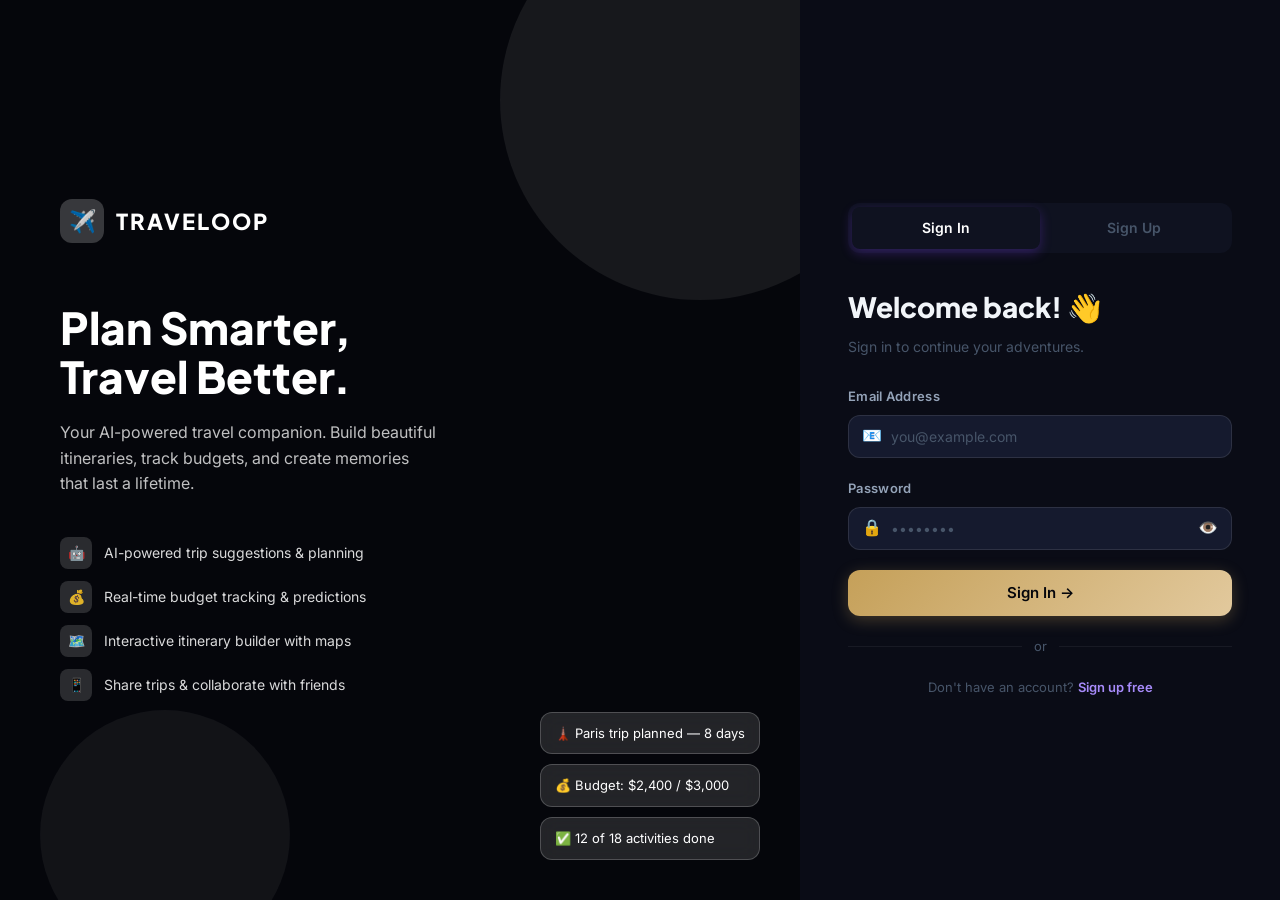
<file: index.html>
<!DOCTYPE html>
<html lang="en">
<head>
  <meta charset="UTF-8">
  <meta name="viewport" content="width=device-width, initial-scale=1.0">
  <title>Login — Traveloop</title>
  <link rel="stylesheet" href="global.css">
  <style>
    body {
      background: var(--bg-deep);
      display: flex;
      min-height: 100vh;
    }

    /* Left panel - hero */
    .auth-hero {
      flex: 1;
      background: var(--grad-brand);
      display: flex;
      flex-direction: column;
      justify-content: center;
      padding: 60px;
      position: relative;
      overflow: hidden;
    }

    .auth-hero::before {
      content: '';
      position: absolute;
      width: 400px; height: 400px;
      background: rgba(255,255,255,0.07);
      border-radius: 50%;
      top: -100px; right: -100px;
    }

    .auth-hero::after {
      content: '';
      position: absolute;
      width: 250px; height: 250px;
      background: rgba(255,255,255,0.05);
      border-radius: 50%;
      bottom: -60px; left: 40px;
    }

    .hero-logo {
      display: flex;
      align-items: center;
      gap: 12px;
      margin-bottom: 60px;
    }

    .hero-logo-icon {
      width: 44px; height: 44px;
      background: rgba(255,255,255,0.2);
      border-radius: var(--radius-md);
      display: flex; align-items: center; justify-content: center;
      font-size: 22px;
    }

    .hero-logo-text {
      font-family: var(--font-display);
      font-size: 22px;
      font-weight: 800;
      letter-spacing: 2px;
      color: white;
    }

    .hero-headline {
      font-family: var(--font-display);
      font-size: 44px;
      font-weight: 800;
      color: white;
      line-height: 1.1;
      margin-bottom: 20px;
    }

    .hero-sub {
      color: rgba(255,255,255,0.75);
      font-size: 16px;
      line-height: 1.6;
      max-width: 380px;
      margin-bottom: 40px;
    }

    .hero-features {
      display: flex;
      flex-direction: column;
      gap: 12px;
    }

    .hero-feat {
      display: flex;
      align-items: center;
      gap: 12px;
      color: rgba(255,255,255,0.85);
      font-size: 14px;
    }

    .hero-feat-icon {
      width: 32px; height: 32px;
      background: rgba(255,255,255,0.15);
      border-radius: 8px;
      display: flex; align-items: center; justify-content: center;
      flex-shrink: 0;
    }

    .floating-cards {
      position: absolute;
      right: 40px; bottom: 40px;
      display: flex;
      flex-direction: column;
      gap: 10px;
      z-index: 1;
    }

    .float-card {
      background: rgba(255,255,255,0.12);
      backdrop-filter: blur(10px);
      border: 1px solid rgba(255,255,255,0.2);
      border-radius: var(--radius-md);
      padding: 10px 14px;
      font-size: 13px;
      color: white;
      display: flex;
      align-items: center;
      gap: 8px;
      animation: floatUp 4s ease-in-out infinite;
    }

    .float-card:nth-child(2) { animation-delay: 1.5s; }
    .float-card:nth-child(3) { animation-delay: 3s; }

    @keyframes floatUp {
      0%, 100% { transform: translateY(0); }
      50%       { transform: translateY(-8px); }
    }

    /* Right panel - form */
    .auth-panel {
      width: 480px;
      display: flex;
      flex-direction: column;
      justify-content: center;
      padding: 60px 48px;
      background: var(--bg-base);
      overflow-y: auto;
    }

    .auth-tabs {
      display: flex;
      background: var(--bg-card);
      border-radius: var(--radius-md);
      padding: 4px;
      margin-bottom: 32px;
    }

    .auth-tab {
      flex: 1;
      padding: 10px;
      text-align: center;
      font-size: 14px;
      font-weight: 600;
      border-radius: var(--radius-sm);
      cursor: pointer;
      transition: all 0.2s;
      color: var(--text-muted);
    }

    .auth-tab.active {
      background: var(--grad-brand);
      color: white;
      box-shadow: 0 4px 12px rgba(124,58,237,0.3);
    }

    .auth-form { display: none; }
    .auth-form.active { display: block; }

    .auth-title {
      font-family: var(--font-display);
      font-size: 28px;
      font-weight: 800;
      margin-bottom: 6px;
    }

    .auth-sub {
      color: var(--text-muted);
      font-size: 14px;
      margin-bottom: 28px;
    }

    .input-icon-wrap {
      position: relative;
    }

    .input-icon-wrap .icon {
      position: absolute;
      left: 14px; top: 50%;
      transform: translateY(-50%);
      font-size: 16px;
      pointer-events: none;
    }

    .input-icon-wrap input {
      padding-left: 42px;
    }

    .password-toggle {
      position: absolute;
      right: 14px; top: 50%;
      transform: translateY(-50%);
      cursor: pointer;
      color: var(--text-muted);
      font-size: 16px;
      transition: color 0.2s;
    }

    .password-toggle:hover { color: var(--text-primary); }

    .divider-or {
      display: flex;
      align-items: center;
      gap: 12px;
      color: var(--text-muted);
      font-size: 13px;
      margin: 20px 0;
    }

    .divider-or::before, .divider-or::after {
      content: '';
      flex: 1;
      height: 1px;
      background: var(--border-soft);
    }

    @media (max-width: 900px) {
      .auth-hero { display: none; }
      .auth-panel { width: 100%; padding: 40px 24px; }
    }
  </style>
</head>
<body>

  <!-- Hero Panel -->
  <div class="auth-hero">
    <div class="hero-logo">
      <div class="hero-logo-icon">✈️</div>
      <div class="hero-logo-text">TRAVELOOP</div>
    </div>

    <div class="hero-headline">Plan Smarter,<br>Travel Better.</div>
    <p class="hero-sub">
      Your AI-powered travel companion. Build beautiful itineraries, track budgets, and create memories that last a lifetime.
    </p>

    <div class="hero-features">
      <div class="hero-feat">
        <div class="hero-feat-icon">🤖</div>
        <span>AI-powered trip suggestions & planning</span>
      </div>
      <div class="hero-feat">
        <div class="hero-feat-icon">💰</div>
        <span>Real-time budget tracking & predictions</span>
      </div>
      <div class="hero-feat">
        <div class="hero-feat-icon">🗺️</div>
        <span>Interactive itinerary builder with maps</span>
      </div>
      <div class="hero-feat">
        <div class="hero-feat-icon">📱</div>
        <span>Share trips & collaborate with friends</span>
      </div>
    </div>

    <div class="floating-cards">
      <div class="float-card">🗼 Paris trip planned — 8 days</div>
      <div class="float-card">💰 Budget: $2,400 / $3,000</div>
      <div class="float-card">✅ 12 of 18 activities done</div>
    </div>
  </div>

  <!-- Form Panel -->
  <div class="auth-panel">

    <!-- Tabs -->
    <div class="auth-tabs">
      <div class="auth-tab active" id="tab-login" onclick="switchTab('login')">Sign In</div>
      <div class="auth-tab" id="tab-signup" onclick="switchTab('signup')">Sign Up</div>
    </div>

    <!-- LOGIN FORM -->
    <div id="form-login" class="auth-form active">
      <div class="auth-title">Welcome back! 👋</div>
      <p class="auth-sub">Sign in to continue your adventures.</p>

      <form onsubmit="handleLogin(event)">
        <div class="form-group">
          <label class="form-label">Email Address</label>
          <div class="input-icon-wrap">
            <span class="icon">📧</span>
            <input id="login-email" type="email" class="form-input" placeholder="you@example.com" required>
          </div>
        </div>

        <div class="form-group">
          <label class="form-label">Password</label>
          <div class="input-icon-wrap">
            <span class="icon">🔒</span>
            <input id="login-password" type="password" class="form-input" placeholder="••••••••" required>
            <span class="password-toggle" onclick="togglePwd('login-password', this)">👁️</span>
          </div>
        </div>

        <button type="submit" class="btn btn-primary w-full" id="login-btn" style="height:46px;font-size:15px;">
          Sign In →
        </button>
      </form>

      <div class="divider-or">or</div>
      <p style="text-align:center;font-size:13px;color:var(--text-muted);">
        Don't have an account? <a href="#" onclick="switchTab('signup')" style="color:var(--text-accent);font-weight:600;">Sign up free</a>
      </p>
    </div>

    <!-- SIGNUP FORM -->
    <div id="form-signup" class="auth-form">
      <div class="auth-title">Start your journey ✈️</div>
      <p class="auth-sub">Create a free account to begin planning.</p>

      <form onsubmit="handleSignup(event)">
        <div class="form-group">
          <label class="form-label">Full Name</label>
          <div class="input-icon-wrap">
            <span class="icon">👤</span>
            <input id="signup-name" type="text" class="form-input" placeholder="Your name" required>
          </div>
        </div>

        <div class="form-group">
          <label class="form-label">Email Address</label>
          <div class="input-icon-wrap">
            <span class="icon">📧</span>
            <input id="signup-email" type="email" class="form-input" placeholder="you@example.com" required>
          </div>
        </div>

        <div class="form-group">
          <label class="form-label">Password</label>
          <div class="input-icon-wrap">
            <span class="icon">🔒</span>
            <input id="signup-password" type="password" class="form-input" placeholder="Min. 6 characters" required minlength="6">
            <span class="password-toggle" onclick="togglePwd('signup-password', this)">👁️</span>
          </div>
        </div>

        <button type="submit" class="btn btn-primary w-full" id="signup-btn" style="height:46px;font-size:15px;">
          Create Account →
        </button>
      </form>

      <div class="divider-or">or</div>
      <p style="text-align:center;font-size:13px;color:var(--text-muted);">
        Already have an account? <a href="#" onclick="switchTab('login')" style="color:var(--text-accent);font-weight:600;">Sign in</a>
      </p>
    </div>

  </div>

<script src="utils.js"></script>
<script>
  // Check if already logged in
  (async () => {
    const user = await Auth.fetchMe();
    if (user) window.location.href = 'dashboard.html';
  })();

  function switchTab(tab) {
    ['login','signup'].forEach(t => {
      document.getElementById(`tab-${t}`).classList.toggle('active', t === tab);
      document.getElementById(`form-${t}`).classList.toggle('active', t === tab);
    });
  }

  function togglePwd(id, btn) {
    const inp = document.getElementById(id);
    const isText = inp.type === 'text';
    inp.type = isText ? 'password' : 'text';
    btn.textContent = isText ? '👁️' : '🙈';
  }

  async function handleLogin(e) {
    e.preventDefault();
    const btn = document.getElementById('login-btn');
    setLoading(btn, true);

    try {
      await API.post('/api/login', {
        email:    document.getElementById('login-email').value,
        password: document.getElementById('login-password').value
      });
      Toast.success('Welcome back! 🎉');
      setTimeout(() => window.location.href = 'dashboard.html', 800);
    } catch (err) {
      if (err.message.includes('verify')) {
        localStorage.setItem('traveloop_pending_email', document.getElementById('login-email').value);
        Toast.warn('Please verify your email first.');
        setTimeout(() => window.location.href = 'verify.html', 1000);
      } else {
        Toast.error(err.message);
        setLoading(btn, false);
      }
    }
  }

  async function handleSignup(e) {
    e.preventDefault();
    const btn = document.getElementById('signup-btn');
    setLoading(btn, true);

    try {
      await API.post('/api/signup', {
        name:     document.getElementById('signup-name').value,
        email:    document.getElementById('signup-email').value,
        password: document.getElementById('signup-password').value
      });
      localStorage.setItem('traveloop_pending_email', document.getElementById('signup-email').value);
      Toast.success('Account created! Check your email for OTP 📧');
      setTimeout(() => window.location.href = 'verify.html', 1200);
    } catch (err) {
      Toast.error(err.message);
      setLoading(btn, false);
    }
  }
</script>
</body>
</html>
</file>
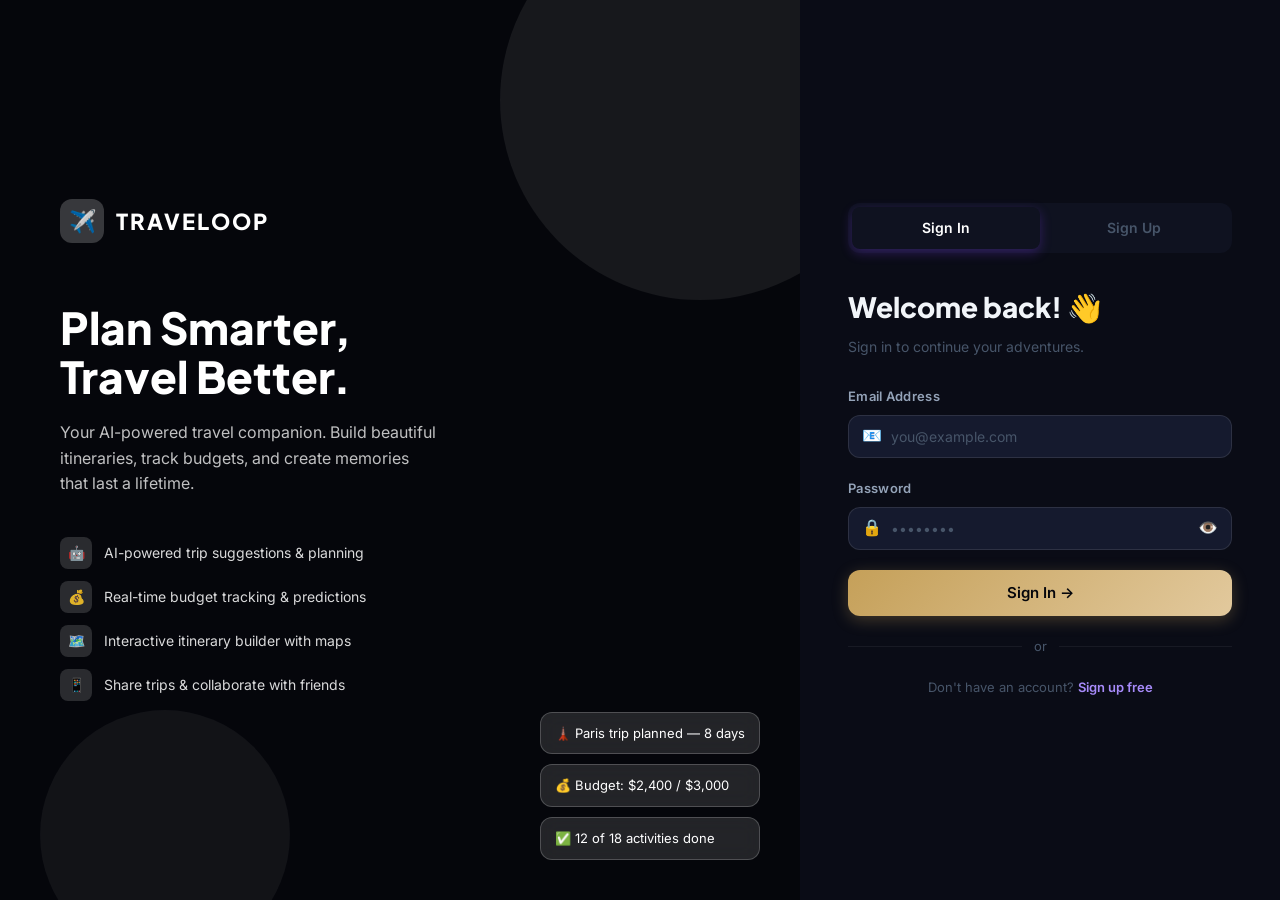
<file: ai_planner.html>
<!DOCTYPE html>
<html lang="en">
<head>
  <meta charset="UTF-8">
  <meta name="viewport" content="width=device-width, initial-scale=1.0">
  <title>AI Trip Planner — Traveloop</title>
  <link rel="stylesheet" href="global.css">
  <style>
    /* AI Planner Styles */
    .ai-banner {
      background: linear-gradient(135deg, #1e1b4b, #3b0764);
      border-radius: var(--radius-xl);
      padding: 40px 36px;
      position: relative;
      overflow: hidden;
      margin-bottom: 28px;
      color: white;
      text-align: center;
      border: 1px solid rgba(167, 139, 250, 0.2);
    }
    
    .ai-banner::before {
      content: '✨';
      position: absolute;
      left: 20px; top: 20px;
      font-size: 60px;
      opacity: 0.1;
    }
    
    .ai-banner::after {
      content: '🤖';
      position: absolute;
      right: 20px; bottom: 20px;
      font-size: 80px;
      opacity: 0.1;
      transform: rotate(15deg);
    }

    .ai-title {
      font-family: var(--font-display);
      font-size: 38px;
      font-weight: 700;
      letter-spacing: -1px;
      margin-bottom: 12px;
      background: linear-gradient(to right, #a78bfa, #f472b6);
      -webkit-background-clip: text;
      background-clip: text;
      -webkit-text-fill-color: transparent;
    }

    .ai-subtitle {
      font-size: 16px;
      color: #cbd5e1;
      max-width: 500px;
      margin: 0 auto;
      line-height: 1.5;
    }

    .form-container {
      background: var(--bg-card);
      border: 1px solid var(--border-soft);
      border-radius: var(--radius-lg);
      padding: 32px;
      max-width: 700px;
      margin: 0 auto;
    }

    .form-grid {
      display: grid;
      grid-template-columns: 1fr 1fr;
      gap: 20px;
    }

    .full-width {
      grid-column: 1 / -1;
    }

    .form-group {
      display: flex;
      flex-direction: column;
      gap: 8px;
    }

    .form-group label {
      font-size: 13px;
      font-weight: 600;
      color: var(--text-secondary);
    }

    .form-group input, .form-group select {
      padding: 14px;
      border-radius: var(--radius-md);
      border: 1px solid var(--border-medium);
      background: var(--bg-body);
      color: var(--text-primary);
      font-size: 14px;
      transition: all 0.2s;
    }

    .form-group input:focus, .form-group select:focus {
      border-color: var(--brand-purple);
      box-shadow: 0 0 0 3px rgba(124, 58, 237, 0.15);
      outline: none;
    }

    .style-cards {
      display: grid;
      grid-template-columns: repeat(3, 1fr);
      gap: 12px;
      margin-top: 8px;
    }

    .style-card {
      border: 1px solid var(--border-medium);
      border-radius: var(--radius-md);
      padding: 16px;
      text-align: center;
      cursor: pointer;
      transition: all 0.2s;
      background: var(--bg-body);
    }

    .style-card.selected {
      border-color: var(--brand-purple);
      background: rgba(124, 58, 237, 0.1);
      color: var(--brand-purple);
      font-weight: 700;
    }

    .style-card:hover {
      border-color: var(--brand-purple);
      transform: translateY(-2px);
    }
    
    .style-icon {
      font-size: 24px;
      margin-bottom: 8px;
    }

    .btn-generate {
      width: 100%;
      padding: 16px;
      font-size: 16px;
      background: linear-gradient(135deg, #7c3aed, #ec4899);
      color: white;
      border: none;
      border-radius: var(--radius-md);
      font-weight: 700;
      cursor: pointer;
      transition: all 0.3s;
      margin-top: 24px;
      display: flex;
      align-items: center;
      justify-content: center;
      gap: 10px;
    }

    .btn-generate:hover {
      box-shadow: 0 8px 24px rgba(236, 72, 153, 0.3);
      transform: translateY(-2px);
    }

    /* Loader */
    .generating-overlay {
      position: fixed;
      inset: 0;
      background: rgba(15, 15, 26, 0.95);
      z-index: 1000;
      display: none;
      flex-direction: column;
      align-items: center;
      justify-content: center;
      color: white;
    }

    .ai-spinner {
      width: 60px;
      height: 60px;
      border: 4px solid rgba(255,255,255,0.1);
      border-top-color: #a78bfa;
      border-radius: 50%;
      animation: spin 1s linear infinite;
      margin-bottom: 24px;
    }

    @keyframes spin {
      100% { transform: rotate(360deg); }
    }

    .loading-text {
      font-family: var(--font-display);
      font-size: 24px;
      font-weight: 600;
      letter-spacing: -0.5px;
      background: linear-gradient(to right, #a78bfa, #f472b6);
      -webkit-background-clip: text;
      background-clip: text;
      -webkit-text-fill-color: transparent;
      margin-bottom: 8px;
    }

    .loading-sub {
      color: #94a3b8;
      font-size: 14px;
    }
  </style>
</head>
<body>

<!-- Page Loader -->
<div id="page-loader" class="page-loader">
  <div class="logo">✈️ TRAVELOOP</div>
  <div class="spinner"></div>
</div>

<div class="app-shell">
  <div id="sidebar-mount"></div>

  <div class="main-content">
    <div class="topbar">
      <div style="display:flex;align-items:center;gap:14px;">
        <div class="hamburger" id="hamburger">
          <span></span><span></span><span></span>
        </div>
        <div class="topbar-title">AI Planner</div>
      </div>
    </div>

    <div class="page-content">
      
      <div class="ai-banner animate-fadeInUp">
        <div class="ai-title">Let AI Plan Your Dream Trip ✨</div>
        <div class="ai-subtitle">Tell us where you want to go and what you love doing. Our intelligent planner will craft a complete, day-by-day itinerary with estimated budgets in seconds.</div>
      </div>

      <div class="form-container animate-fadeInUp-d1">
        <form id="ai-planner-form">
          <div class="form-grid">
            <div class="form-group full-width">
              <label>Where to? (Destination)</label>
              <input type="text" id="destination" placeholder="e.g., Tokyo, Japan" required>
            </div>

            <div class="form-group">
              <label>Start Date</label>
              <input type="date" id="start-date" required>
            </div>

            <div class="form-group">
              <label>Number of Days</label>
              <input type="number" id="days" min="1" max="14" value="3" required>
            </div>

            <div class="form-group">
              <label>Total Budget (₹)</label>
              <input type="number" id="budget" min="1000" step="500" value="80000" required>
            </div>

            <div class="form-group">
              <label>Budget Level</label>
              <select id="budget-level">
                <option value="budget">Backpacker / Budget</option>
                <option value="medium" selected>Standard / Comfort</option>
                <option value="luxury">Luxury / Premium</option>
              </select>
            </div>

            <div class="form-group full-width">
              <label>Travel Style</label>
              <div class="style-cards">
                <div class="style-card selected" data-style="relaxing">
                  <div class="style-icon">🏖️</div>
                  <div>Relaxing</div>
                </div>
                <div class="style-card" data-style="adventure">
                  <div class="style-icon">🧗</div>
                  <div>Adventure</div>
                </div>
                <div class="style-card" data-style="cultural">
                  <div class="style-icon">🏛️</div>
                  <div>Cultural</div>
                </div>
                <div class="style-card" data-style="foodie">
                  <div class="style-icon">🍷</div>
                  <div>Foodie</div>
                </div>
                <div class="style-card" data-style="nightlife">
                  <div class="style-icon">🪩</div>
                  <div>Nightlife</div>
                </div>
              </div>
              <input type="hidden" id="travel-style" value="relaxing">
            </div>
          </div>

          <button type="submit" class="btn-generate">
            <span>✨ Generate Itinerary</span>
          </button>
        </form>
      </div>

    </div>
  </div>
</div>

<!-- AI Generating Overlay -->
<div class="generating-overlay" id="generating-overlay">
  <div class="ai-spinner"></div>
  <div class="loading-text">Crafting Your Itinerary...</div>
  <div class="loading-sub" id="loading-message">Analyzing destination hotspots...</div>
</div>

<script src="utils.js"></script>
<script>
  let selectedStyle = 'relaxing';

  // Sidebar script inclusion
  fetch('_slidebar.html')
    .then(r => r.text())
    .then(html => {
      document.getElementById('sidebar-mount').innerHTML = html;
      initSidebar();
      highlightActiveNav();
    });

  // Highlight active nav logic for sidebar injection
  function highlightActiveNav() {
    const links = document.querySelectorAll('.sidebar-nav .nav-link');
    links.forEach(l => {
      if (l.getAttribute('href') === 'ai_planner.html') {
        l.classList.add('active');
      } else {
        l.classList.remove('active');
      }
    });
  }

  (async () => {
    const user = await Auth.requireAuth();
    if (!user) return;
    renderUserInSidebar(user);

    // Set default date to tomorrow
    const tomorrow = new Date();
    tomorrow.setDate(tomorrow.getDate() + 1);
    document.getElementById('start-date').value = tomorrow.toISOString().split('T')[0];

    // Hide loader
    setTimeout(() => {
      const loader = document.getElementById('page-loader');
      loader.style.opacity = '0';
      setTimeout(() => loader.remove(), 400);
    }, 400);

    // Style selector logic
    const styleCards = document.querySelectorAll('.style-card');
    styleCards.forEach(card => {
      card.addEventListener('click', () => {
        styleCards.forEach(c => c.classList.remove('selected'));
        card.classList.add('selected');
        selectedStyle = card.getAttribute('data-style');
        document.getElementById('travel-style').value = selectedStyle;
      });
    });

    // Form submission
    document.getElementById('ai-planner-form').addEventListener('submit', async (e) => {
      e.preventDefault();
      
      const payload = {
        destination: document.getElementById('destination').value,
        start_date: document.getElementById('start-date').value,
        days: document.getElementById('days').value,
        total_budget: document.getElementById('budget').value,
        budget_level: document.getElementById('budget-level').value,
        style: selectedStyle
      };

      showOverlay();

      try {
        const res = await API.post('/api/ai/plan', payload);
        if (res.success && res.trip_id) {
          Toast.success('Itinerary generated successfully!');
          setTimeout(() => {
            window.location.href = `trip_detail.html?id=${res.trip_id}`;
          }, 1000);
        } else {
          hideOverlay();
          Toast.error(res.error || 'Failed to generate itinerary.');
        }
      } catch (error) {
        hideOverlay();
        Toast.error('An error occurred. Please try again.');
      }
    });
  })();

  const loadingMessages = [
    "Analyzing destination hotspots...",
    "Finding the best local food...",
    "Curating amazing activities...",
    "Balancing the budget...",
    "Finalizing your dream schedule..."
  ];

  function showOverlay() {
    const overlay = document.getElementById('generating-overlay');
    const msgEl = document.getElementById('loading-message');
    overlay.style.display = 'flex';
    
    let msgIdx = 0;
    const msgInterval = setInterval(() => {
      msgIdx = (msgIdx + 1) % loadingMessages.length;
      msgEl.textContent = loadingMessages[msgIdx];
    }, 1500);

    overlay.dataset.intervalId = msgInterval;
  }

  function hideOverlay() {
    const overlay = document.getElementById('generating-overlay');
    clearInterval(parseInt(overlay.dataset.intervalId));
    overlay.style.display = 'none';
  }
</script>
</body>
</html>
</file>
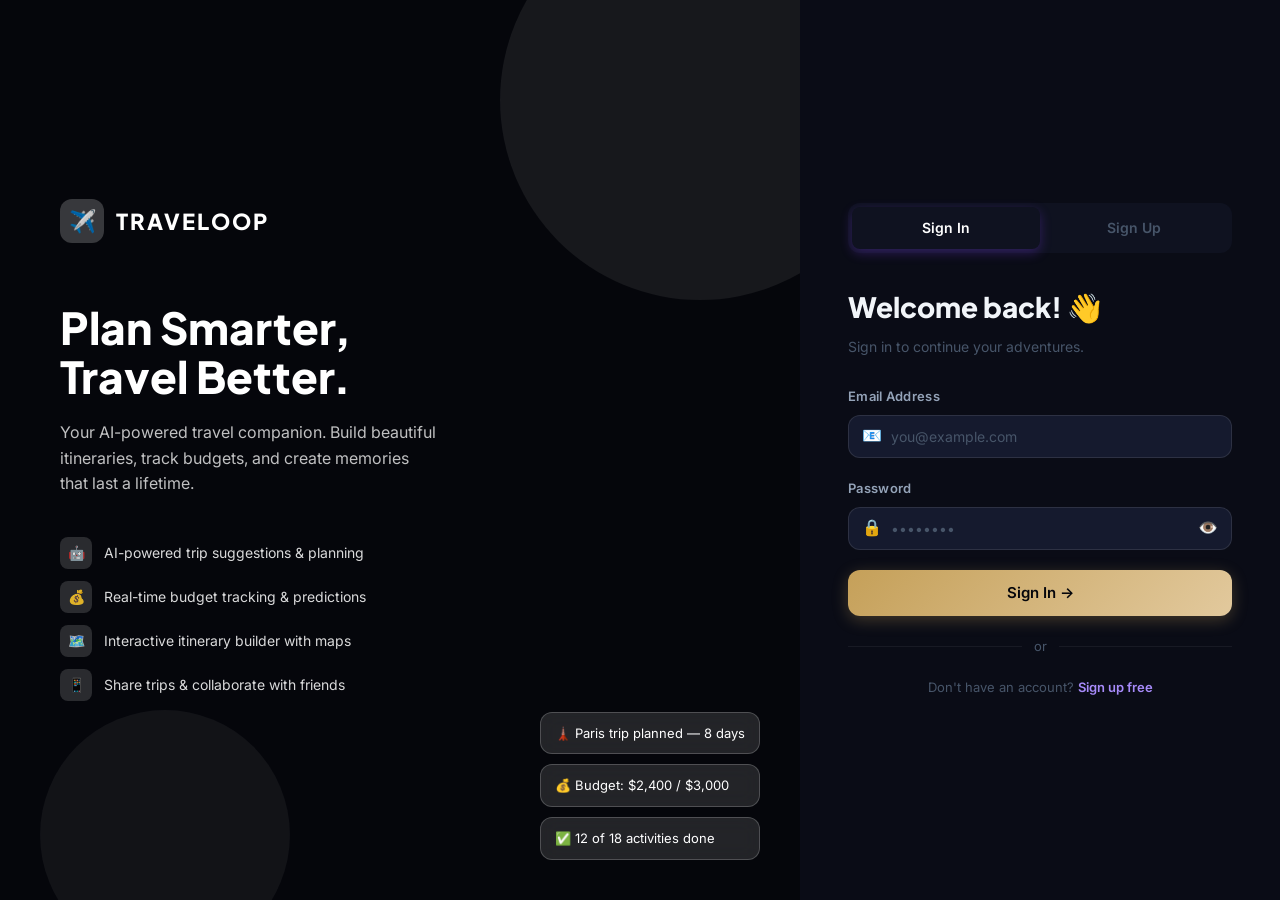
<file: discover.html>
<!DOCTYPE html>
<html lang="en">
<head>
  <meta charset="UTF-8">
  <meta name="viewport" content="width=device-width, initial-scale=1.0">
  <title>Discover — Traveloop</title>
  <link rel="stylesheet" href="global.css">
  <style>
    .discover-header {
      margin-bottom: 24px;
    }
    .discover-controls {
      display: flex;
      gap: 16px;
      margin-bottom: 24px;
      flex-wrap: wrap;
    }
    .map-container {
      width: 100%;
      height: 600px;
      border-radius: var(--radius-lg);
      overflow: hidden;
      border: 1px solid var(--border-soft);
      box-shadow: var(--shadow-sm);
      background: var(--bg-card);
      position: relative;
    }
    .map-container iframe {
      width: 100%;
      height: 100%;
      border: 0;
    }
    .map-overlay {
      position: absolute;
      inset: 0;
      display: flex;
      align-items: center;
      justify-content: center;
      background: rgba(0,0,0,0.7);
      color: white;
      font-size: 18px;
      text-align: center;
      padding: 20px;
    }
  </style>
</head>
<body>

<div id="page-loader" class="page-loader"><div class="spinner"></div></div>

<div class="app-shell">
  <div id="sidebar-mount"></div>

  <div class="main-content">
    <div class="discover-header">
      <h1 style="font-family: var(--font-display); font-size: 32px; font-weight: 800; margin-bottom: 8px;">Discover Places</h1>
      <p style="color: var(--text-muted);">Explore locations, restaurants, and attractions for your trips.</p>
    </div>

    <div class="discover-controls">
      <div class="form-group" style="flex: 1; min-width: 200px;">
        <label class="form-label">Select Trip</label>
        <select id="trip-select" class="form-input" onchange="updateMap()">
          <option value="">-- Choose a Trip --</option>
        </select>
      </div>

      <div class="form-group" style="flex: 1; min-width: 200px;">
        <label class="form-label">Category</label>
        <select id="category-select" class="form-input" onchange="updateMap()">
          <option value="Places to visit">Attractions & Places</option>
          <option value="Restaurants">Restaurants & Food</option>
          <option value="Hotels">Hotels & Stays</option>
          <option value="Shopping">Shopping & Malls</option>
        </select>
      </div>
    </div>

    <div class="map-container" id="map-wrapper">
      <div class="map-overlay" id="map-overlay">
        Please select a trip to discover places around its destination.
      </div>
      <iframe id="google-map" src="" allowfullscreen loading="lazy" referrerpolicy="no-referrer-when-downgrade"></iframe>
    </div>
  </div>
</div>

<template id="sidebar-template">
  <!-- Sidebar content -->
  <aside id="sidebar" class="sidebar">
    <div class="sidebar-logo">
      <div class="logo-icon">✈️</div><span class="logo-text">TRAVELOOP</span>
    </div>
    <nav class="sidebar-nav">
      <div class="nav-section">
        <a href="dashboard.html" class="nav-link"><span class="icon">🏠</span> Dashboard</a>
        <a href="trips.html" class="nav-link"><span class="icon">🗺️</span> My Trips</a>
        <a href="create_trip.html" class="nav-link"><span class="icon">➕</span> New Trip</a>
      </div>
      <div class="nav-section">
        <div class="nav-label">Explore</div>
        <a href="discover.html" class="nav-link active"><span class="icon">🌐</span> Discover</a>
        <a href="ai_planner.html" class="nav-link"><span class="icon">🤖</span> AI Planner</a>
      </div>
      <div class="nav-section">
        <div class="nav-label">Account</div>
        <a href="profile.html" class="nav-link"><span class="icon">👤</span> Profile</a>
        <a href="#" class="nav-link" onclick="Auth.logout()"><span class="icon">🚪</span> Sign Out</a>
      </div>
    </nav>
    <div class="sidebar-footer">
      <a href="profile.html" class="user-mini" style="text-decoration:none;">
        <div class="user-avatar" id="sidebar-user-avatar">T</div>
        <div class="user-info">
          <div class="user-name truncate" id="sidebar-user-name">Loading...</div>
          <div class="user-role">Explorer</div>
        </div>
      </a>
    </div>
  </aside>
</template>

<script src="utils.js"></script>
<script>
  let trips = [];

  (async () => {
    document.getElementById('sidebar-mount').innerHTML = document.getElementById('sidebar-template').innerHTML;
    initSidebar();
    
    const user = await Auth.requireAuth();
    if (!user) return;
    renderUserInSidebar(user);

    await loadTrips();
    document.getElementById('page-loader').style.display = 'none';
  })();

  async function loadTrips() {
    try {
      trips = await API.get('/api/trips');
      const select = document.getElementById('trip-select');
      
      // We need to fetch details for each trip to get the stops (destinations)
      // For simplicity, we can just fetch the stops when a trip is selected, or we can use the trip title as a fallback.
      
      trips.forEach(trip => {
        const opt = document.createElement('option');
        opt.value = trip.id;
        opt.textContent = trip.title;
        select.appendChild(opt);
      });
    } catch (err) {
      Toast.error('Failed to load trips');
    }
  }

  async function updateMap() {
    const tripId = document.getElementById('trip-select').value;
    const category = document.getElementById('category-select').value;
    const overlay = document.getElementById('map-overlay');
    const iframe = document.getElementById('google-map');

    if (!tripId) {
      overlay.style.display = 'flex';
      overlay.textContent = 'Please select a trip to discover places around its destination.';
      iframe.src = '';
      return;
    }

    overlay.style.display = 'flex';
    overlay.innerHTML = '<div class="spinner"></div><div style="margin-top:15px;">Loading map...</div>';

    try {
      // Fetch full trip details to get the destination city
      const tripDetail = await API.get(`/api/trips/${tripId}`);
      
      let locationQuery = tripDetail.title; // fallback
      if (tripDetail.stops && tripDetail.stops.length > 0) {
        // Use the first stop as the primary destination
        locationQuery = `${tripDetail.stops[0].city}, ${tripDetail.stops[0].country}`;
      }

      // Format query for Google Maps iframe
      // We use the Embed API fallback (q=) which works without an API key for basic searches
      const query = encodeURIComponent(`${category} in ${locationQuery}`);
      iframe.src = `https://maps.google.com/maps?q=${query}&output=embed`;

      // Hide overlay after a short delay to allow iframe to load
      setTimeout(() => {
        overlay.style.display = 'none';
      }, 1000);

    } catch (err) {
      overlay.textContent = 'Failed to load trip location.';
    }
  }
</script>
</body>
</html>
</file>
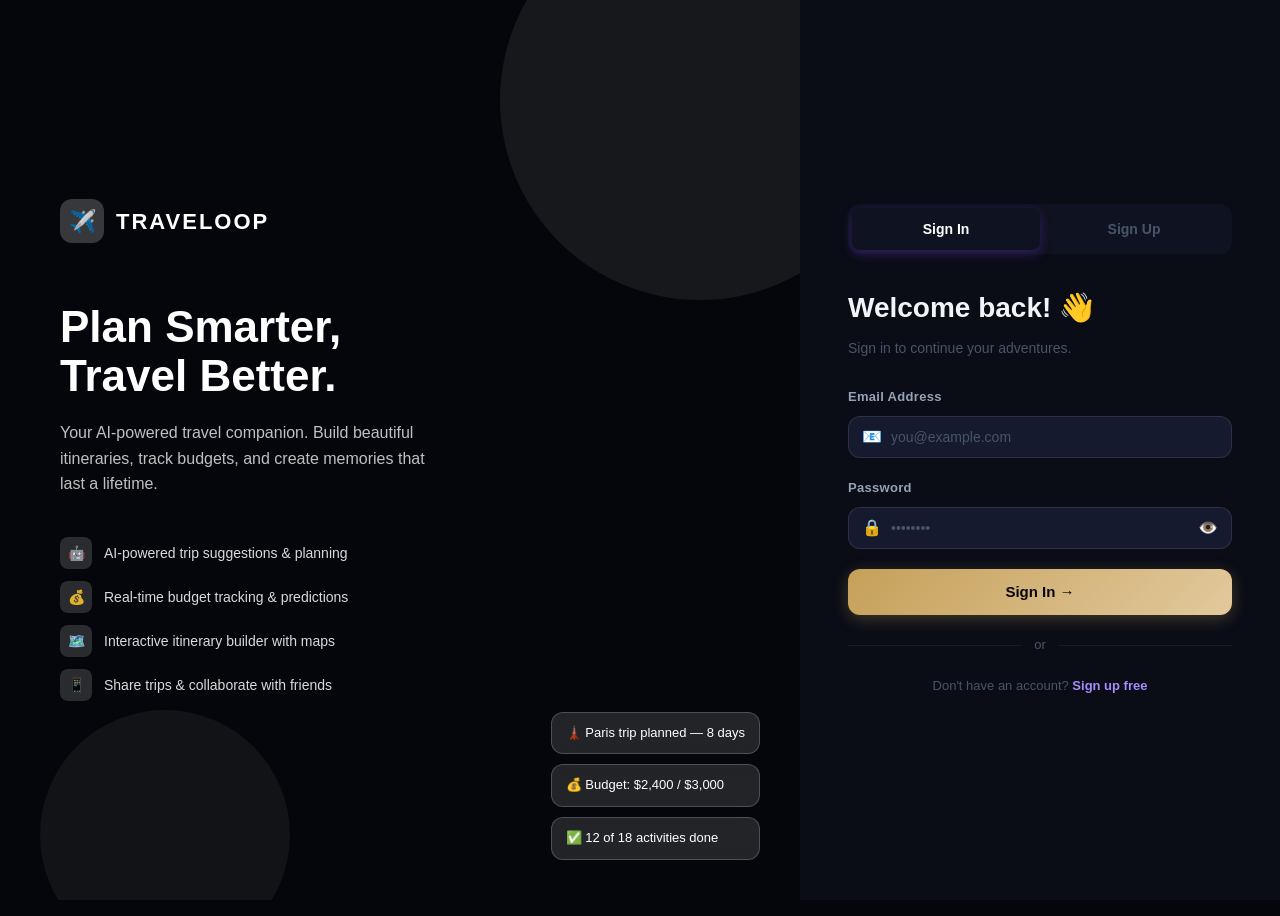
<file: profile.html>
<!DOCTYPE html>
<html lang="en">

<head>
  <meta charset="UTF-8">
  <meta name="viewport" content="width=device-width, initial-scale=1.0">
  <title>Profile — Traveloop</title>
  <link rel="stylesheet" href="global.css">
  <style>
    .profile-container {
      max-width: 600px;
      margin: 0 auto;
      padding-top: 40px;
    }

    .avatar-wrapper {
      text-align: center;
      margin-bottom: 30px;
    }

    .avatar-circle {
      width: 120px;
      height: 120px;
      border-radius: 50%;
      background: var(--bg-card);
      display: inline-flex;
      align-items: center;
      justify-content: center;
      font-size: 40px;
      border: 2px solid var(--brand-purple);
      overflow: hidden;
      cursor: pointer;
      position: relative;
    }

    .avatar-circle img {
      width: 100%;
      height: 100%;
      object-fit: cover;
    }

    .avatar-overlay {
      position: absolute;
      inset: 0;
      background: rgba(0, 0, 0, 0.5);
      display: flex;
      align-items: center;
      justify-content: center;
      opacity: 0;
      transition: 0.2s;
      font-size: 14px;
      font-weight: bold;
      color: white;
    }

    .avatar-circle:hover .avatar-overlay {
      opacity: 1;
    }

    .danger-zone {
      margin-top: 50px;
      border-top: 1px solid var(--border-soft);
      padding-top: 30px;
    }
  </style>
</head>

<body>

  <div id="page-loader" class="page-loader">
    <div class="spinner"></div>
  </div>

  <div class="app-shell">
    <div id="sidebar-mount"></div>

    <div class="main-content">
      <div class="topbar">
        <div style="display:flex;align-items:center;gap:14px;">
          <div class="hamburger" id="hamburger"><span></span><span></span><span></span></div>
          <div class="topbar-title">Profile</div>
        </div>
      </div>

      <div class="page-content">
        <div class="profile-container animate-fadeInUp">

          <div class="avatar-wrapper">
            <input type="file" id="avatar-input" accept="image/*" style="display:none;"
              onchange="handleAvatarUpload(event)">
            <div class="avatar-circle" onclick="document.getElementById('avatar-input').click()" id="profile-avatar">
              T
              <div class="avatar-overlay">Change</div>
            </div>
            <div style="margin-top:10px; font-size:13px; color:var(--text-muted);">Click to update avatar</div>
          </div>

          <form id="profile-form" onsubmit="updateProfile(event)" class="card" style="padding: 30px;">
            <div class="form-group">
              <label class="form-label">Full Name</label>
              <input type="text" id="profile-name" class="form-input" required>
            </div>
            <div class="form-group">
              <label class="form-label">Email</label>
              <input type="email" id="profile-email" class="form-input" disabled
                style="opacity:0.6; cursor:not-allowed;">
            </div>

            <button type="submit" class="btn btn-primary w-full" id="save-btn">Save Changes</button>
          </form>

          <div class="danger-zone">
            <h3 style="color:#ef4444; margin-bottom:10px;">Danger Zone</h3>
            <p style="color:var(--text-muted); font-size:14px; margin-bottom:20px;">Once you delete your account, there
              is no going back. Please be certain.</p>
            <button class="btn" style="background:rgba(239,68,68,0.1); color:#ef4444; border:1px solid #ef4444;"
              onclick="deleteAccount()">Delete Account</button>
          </div>

        </div>
      </div>
    </div>
  </div>

  <template id="sidebar-template">
    <!-- Same as dashboard sidebar -->
    <div id="sidebar-backdrop" class="sidebar-backdrop" style="display:none;"></div>
    <aside id="sidebar" class="sidebar">
      <div class="sidebar-logo">
        <div class="logo-icon">✈️</div>
        <span class="logo-text">TRAVELOOP</span>
      </div>
      <nav class="sidebar-nav">
        <div class="nav-section">
          <a href="dashboard.html" class="nav-link"><span class="icon">🏠</span> Dashboard</a>
          <a href="trips.html" class="nav-link"><span class="icon">🗺️</span> My Trips</a>
          <a href="profile.html" class="nav-link active"><span class="icon">👤</span> Profile</a>
        </div>
      </nav>
    </aside>
  </template>

  <script src="utils.js"></script>
  <script>
    (async () => {
      document.getElementById('sidebar-mount').innerHTML = document.getElementById('sidebar-template').innerHTML;
      initSidebar();

      const user = await Auth.requireAuth();
      if (!user) return;

      document.getElementById('profile-name').value = user.name;
      document.getElementById('profile-email').value = user.email;

      if (user.avatar) {
        document.getElementById('profile-avatar').innerHTML = `<img src="/static/uploads/${user.avatar}" alt="avatar"><div class="avatar-overlay">Change</div>`;
      }

      document.getElementById('page-loader').style.display = 'none';
    })();

    async function updateProfile(e) {
      e.preventDefault();
      const btn = document.getElementById('save-btn');
      setLoading(btn, true);
      try {
        await API.put('/api/profile', { name: document.getElementById('profile-name').value });
        Toast.success('Profile updated successfully');
      } catch (err) {
        Toast.error('Failed to update profile');
      }
      setLoading(btn, false);
    }

    async function handleAvatarUpload(e) {
      const file = e.target.files[0];
      if (!file) return;

      const formData = new FormData();
      formData.append('avatar', file);

      try {
        Toast.info('Uploading avatar...');
        const res = await API.upload('/api/profile/avatar', formData);
        document.getElementById('profile-avatar').innerHTML = `<img src="/static/uploads/${res.avatar}" alt="avatar"><div class="avatar-overlay">Change</div>`;
        Toast.success('Avatar updated!');
      } catch (err) {
        Toast.error('Failed to upload avatar');
      }
    }

    async function deleteAccount() {
      if (!confirm('Are you absolutely sure you want to delete your account and all trips?')) return;
      try {
        await API.delete('/api/profile');
        window.location.href = 'index.html';
      } catch (err) {
        Toast.error('Failed to delete account');
      }
    }
  </script>
</body>

</html>
</file>
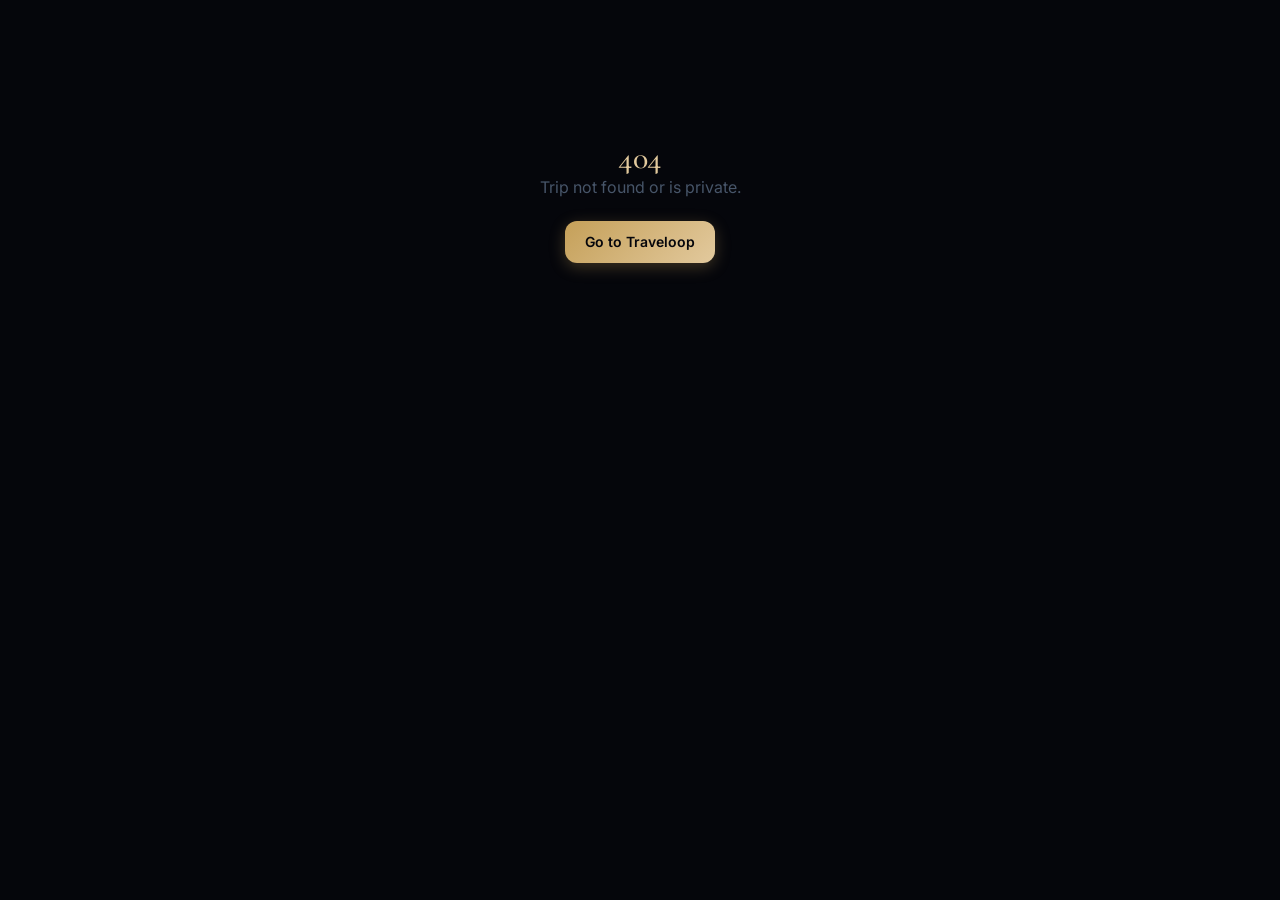
<file: share.html>
<!DOCTYPE html>
<html lang="en">

<head>
  <meta charset="UTF-8">
  <meta name="viewport" content="width=device-width, initial-scale=1.0">
  <title>Shared Trip — Traveloop</title>
  <link rel="stylesheet" href="global.css">
  <style>
    body {
      background: var(--bg-deep);
      padding: 40px;
    }

    .shared-container {
      max-width: 800px;
      margin: 0 auto;
      background: var(--bg-card);
      border-radius: 16px;
      overflow: hidden;
      box-shadow: var(--shadow-lg);
    }

    .cover {
      height: 300px;
      background: var(--grad-brand);
      position: relative;
    }

    .cover img {
      width: 100%;
      height: 100%;
      object-fit: cover;
    }

    .content {
      padding: 40px;
    }

    .title {
      font-family: var(--font-display);
      font-size: 40px;
      font-weight: 800;
      margin-bottom: 10px;
    }

    .author {
      color: var(--text-muted);
      font-size: 15px;
      margin-bottom: 30px;
    }

    .stop-item {
      padding: 20px;
      background: var(--bg-base);
      border-radius: 12px;
      margin-bottom: 15px;
      display: flex;
      align-items: center;
      gap: 20px;
    }

    .stop-city {
      font-weight: bold;
      font-size: 18px;
    }

    .stop-country {
      color: var(--text-muted);
      font-size: 14px;
    }
  </style>
</head>

<body>

  <div id="page-loader" class="page-loader">
    <div class="spinner"></div>
  </div>

  <div class="shared-container" id="shared-container" style="display:none;">
    <div class="cover" id="trip-cover"></div>
    <div class="content">
      <div class="title" id="trip-title"></div>
      <div class="author" id="trip-author"></div>

      <h3 style="margin-bottom:20px;">Itinerary Stops</h3>
      <div id="trip-stops"></div>
    </div>
  </div>

  <script src="utils.js"></script>
  <script>
    const token = window.location.pathname.split('/').pop();

    (async () => {
      try {
        const trip = await API.get(`/api/share/${token}`);
        document.getElementById('trip-title').textContent = trip.title;
        document.getElementById('trip-author').textContent = `Shared by ${trip.author}`;

        if (trip.cover_image) {
          document.getElementById('trip-cover').innerHTML = `<img src="/static/uploads/${trip.cover_image}">`;
        }

        const stopsHtml = trip.stops.map(stop => `
        <div class="stop-item">
          <div style="font-size:30px;">📍</div>
          <div>
            <div class="stop-city">${stop.city}</div>
            <div class="stop-country">${stop.country}</div>
          </div>
        </div>
      `).join('');

        document.getElementById('trip-stops').innerHTML = stopsHtml || '<p>No stops added yet.</p>';

        document.getElementById('page-loader').style.display = 'none';
        document.getElementById('shared-container').style.display = 'block';
      } catch (err) {
        document.body.innerHTML = `<div style="text-align:center; padding:100px; color:var(--text-muted);">
        <h1>404</h1><p>Trip not found or is private.</p>
        <a href="/index.html" class="btn btn-primary" style="margin-top:20px;">Go to Traveloop</a>
      </div>`;
      }
    })();
  </script>
</body>

</html>
</file>
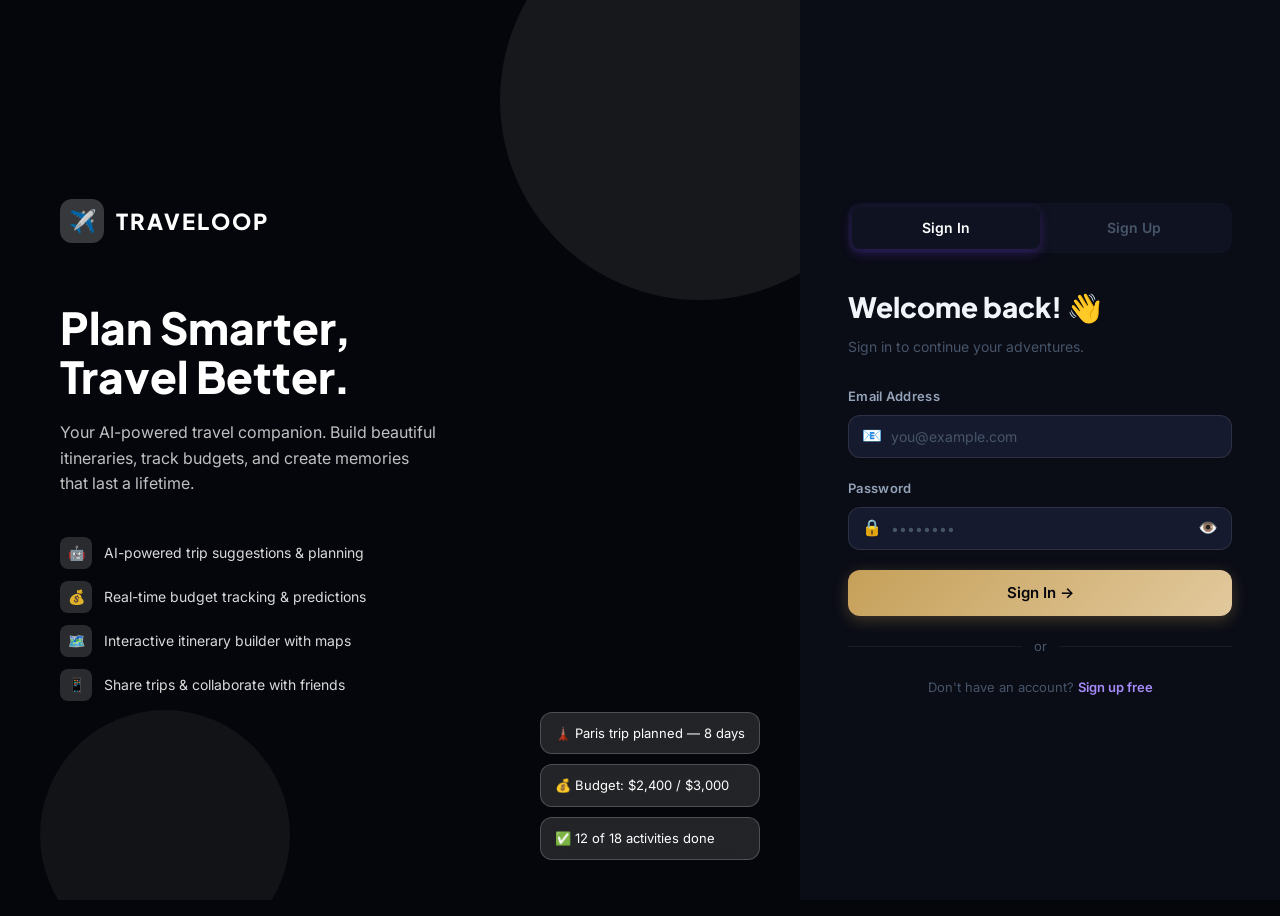
<file: trip_detail.html>
<!DOCTYPE html>
<html lang="en">
<head>
  <meta charset="UTF-8">
  <meta name="viewport" content="width=device-width, initial-scale=1.0">
  <title>Trip Details — Traveloop</title>
  <link rel="stylesheet" href="global.css">
  <style>
    .cover-header { height: 250px; background: var(--bg-card); position: relative; overflow: hidden; }
    .cover-img { width: 100%; height: 100%; object-fit: cover; }
    .cover-overlay { position: absolute; inset: 0; background: linear-gradient(to top, var(--bg-deep), transparent); }
    .trip-header-info { position: absolute; bottom: 30px; left: 40px; right: 40px; }
    .trip-title { font-family: var(--font-royal); font-size: 46px; font-weight: 500; color: white; margin-bottom: 8px; letter-spacing: 0; }
    .trip-meta { color: rgba(255,255,255,0.8); font-size: 14px; }
    
    .nav-tabs { display: flex; gap: 20px; border-bottom: 1px solid var(--border-soft); margin-bottom: 20px; padding: 0 40px; }
    .tab-link { padding: 15px 0; font-weight: 600; color: var(--text-muted); cursor: pointer; border-bottom: 2px solid transparent; }
    .nav-tab.active { color: var(--royal-gold); border-bottom: 2px solid var(--royal-gold); }
    .tab-content { display: none; padding: 0 40px; }
    .tab-content.active { display: block; }
    
    .timeline-item { display: flex; gap: 20px; margin-bottom: 20px; }
    .timeline-date { width: 80px; text-align: right; font-weight: bold; color: var(--brand-purple); }
    .timeline-content { flex: 1; background: var(--bg-card); padding: 15px; border-radius: 8px; border: 1px solid var(--border-soft); }
    
    .upload-btn { position: absolute; top: 20px; right: 40px; background: rgba(0,0,0,0.5); color: white; padding: 8px 16px; border-radius: 8px; cursor: pointer; border: 1px solid rgba(255,255,255,0.2); }
    .upload-btn:hover { background: rgba(0,0,0,0.7); }
    
    .share-btn { position: absolute; top: 20px; right: 150px; background: var(--brand-purple); color: white; padding: 8px 16px; border-radius: 8px; cursor: pointer; border: none; }
    
    .action-row { margin-bottom: 15px; display: flex; justify-content: flex-end; }
  </style>
</head>
<body>

<div id="page-loader" class="page-loader"><div class="spinner"></div></div>

<div class="app-shell">
  <div id="sidebar-mount"></div>

  <div class="main-content" style="padding-top: 0; padding-left: 260px;">
    
    <div class="cover-header" id="cover-header">
      <div id="cover-placeholder" style="width:100%;height:100%;background:var(--grad-brand);"></div>
      <div class="cover-overlay"></div>
      <div class="trip-header-info">
        <div class="trip-title" id="trip-title">Loading...</div>
        <div class="trip-meta" id="trip-meta"></div>
      </div>
      
      <input type="file" id="cover-input" accept="image/*" style="display:none;" onchange="uploadCover(event)">
      <button class="upload-btn" onclick="document.getElementById('cover-input').click()">📷 Change Cover</button>
      <button class="share-btn" onclick="toggleShare()">🔗 Share</button>
    </div>

    <div class="nav-tabs">
      <div class="tab-link active" onclick="switchTab('itinerary')">Itinerary</div>
      <div class="tab-link" onclick="switchTab('budget')">Budget</div>
      <div class="tab-link" onclick="switchTab('packing')">Packing</div>
      <div class="tab-link" onclick="switchTab('notes')">Notes</div>
    </div>

    <!-- Itinerary Tab -->
    <div id="tab-itinerary" class="tab-content active">
      <div class="action-row">
        <button class="btn btn-primary btn-sm" onclick="openModal('add-stop-modal')">➕ Add Stop</button>
        <button class="btn btn-secondary btn-sm" style="margin-left: 10px;" onclick="openModal('add-activity-modal')">➕ Add Activity</button>
      </div>
      <div id="timeline-container">
        <!-- Rendered via JS -->
      </div>
    </div>

    <!-- Budget Tab -->
    <div id="tab-budget" class="tab-content">
      <div class="action-row">
        <button class="btn btn-primary btn-sm" onclick="openModal('add-expense-modal')">➕ Add Expense</button>
      </div>
      <div class="card" style="padding: 20px; margin-bottom: 20px;">
        <div style="display:flex; justify-content:space-between; align-items:center; margin-bottom:15px;">
          <h3 style="margin:0;">Budget Summary</h3>
          <div style="display:flex; align-items:center; gap:10px;">
            <label style="font-size:11px; color:var(--text-muted); text-transform:uppercase; letter-spacing:1px;">Convert to:</label>
            <select id="budget-currency-conv" class="form-input" style="width:90px; padding:6px; font-size:12px; border-color:rgba(197,160,89,0.3); background:rgba(0,0,0,0.2);" onchange="renderBudget()">
              <option value="INR">INR</option>
              <option value="USD" selected>USD</option>
              <!-- Populated dynamically -->
            </select>
          </div>
        </div>
        <div style="display:flex; justify-content:space-between; align-items:center;">
          <div>
            <div class="stat-label">Total Budget</div>
            <div style="font-size:32px; font-weight:500; font-family:var(--font-royal); color:var(--royal-gold);" id="budget-total">₹0</div>
            <div style="font-size:12px; color:var(--royal-gold-light); font-weight:500;" id="budget-total-conv"></div>
          </div>
          <div>
            <div class="stat-label">Total Spent</div>
            <div style="font-size:24px; font-weight:bold; color:#ef4444;" id="budget-spent">₹0</div>
            <div style="font-size:12px; color:#ef4444; font-weight:bold;" id="budget-spent-conv"></div>
          </div>
          <div>
            <div class="stat-label">Remaining</div>
            <div style="font-size:24px; font-weight:bold; color:#10b981;" id="budget-rem">₹0</div>
            <div style="font-size:12px; color:#10b981; font-weight:bold;" id="budget-rem-conv"></div>
          </div>
        </div>
      </div>
      <div id="expenses-container"></div>
    </div>

    <!-- Packing Tab -->
    <div id="tab-packing" class="tab-content">
      <div class="action-row">
        <button class="btn btn-primary btn-sm" onclick="openModal('add-packing-modal')">➕ Add Item</button>
      </div>
      <div id="packing-container"></div>
    </div>

    <!-- Notes Tab -->
    <div id="tab-notes" class="tab-content">
      <div class="action-row">
        <button class="btn btn-primary btn-sm" onclick="openModal('add-note-modal')">➕ Add Note</button>
      </div>
      <div id="notes-container" class="grid-auto"></div>
    </div>

  </div>
</div>

<!-- Modal Template Example -->
<div id="add-stop-modal" class="modal-overlay" style="display:none; position:fixed; inset:0; background:rgba(0,0,0,0.6); z-index:100; align-items:center; justify-content:center;">
  <div class="card" style="width:400px; padding:20px;">
    <h3 style="margin-bottom:15px;">Add Stop</h3>
    <div class="form-group">
      <label class="form-label">City</label>
      <input type="text" id="stop-city" class="form-input">
    </div>
    <div class="form-group">
      <label class="form-label">Country</label>
      <input type="text" id="stop-country" class="form-input">
    </div>
    <div style="display:flex; justify-content:flex-end; gap:10px; margin-top:20px;">
      <button class="btn btn-ghost" onclick="closeModal('add-stop-modal')">Cancel</button>
      <button class="btn btn-primary" onclick="addStop()">Add Stop</button>
    </div>
  </div>
</div>

<div id="add-activity-modal" class="modal-overlay" style="display:none; position:fixed; inset:0; background:rgba(0,0,0,0.6); z-index:100; align-items:center; justify-content:center;">
  <div class="card" style="width:400px; padding:20px;">
    <h3 style="margin-bottom:15px;">Add Activity</h3>
    <div class="form-group">
      <label class="form-label">Name</label>
      <input type="text" id="act-name" class="form-input">
    </div>
    <div class="form-group">
      <label class="form-label">Date</label>
      <input type="date" id="act-date" class="form-input">
    </div>
    <div class="form-group">
      <label class="form-label">Cost</label>
      <input type="number" id="act-cost" class="form-input">
    </div>
    <div style="display:flex; justify-content:flex-end; gap:10px; margin-top:20px;">
      <button class="btn btn-ghost" onclick="closeModal('add-activity-modal')">Cancel</button>
      <button class="btn btn-primary" onclick="addActivity()">Add Activity</button>
    </div>
  </div>
</div>

<div id="add-expense-modal" class="modal-overlay" style="display:none; position:fixed; inset:0; background:rgba(0,0,0,0.6); z-index:100; align-items:center; justify-content:center;">
  <div class="card" style="width:400px; padding:20px;">
    <h3 style="margin-bottom:15px;">Add Expense</h3>
    <div class="form-group">
      <label class="form-label">Amount</label>
      <input type="number" id="exp-amount" class="form-input">
    </div>
    <div class="form-group">
      <label class="form-label">Category</label>
      <input type="text" id="exp-category" class="form-input" placeholder="e.g. Food, Transport">
    </div>
    <div style="display:flex; justify-content:flex-end; gap:10px; margin-top:20px;">
      <button class="btn btn-ghost" onclick="closeModal('add-expense-modal')">Cancel</button>
      <button class="btn btn-primary" onclick="addExpense()">Add Expense</button>
    </div>
  </div>
</div>

<div id="add-packing-modal" class="modal-overlay" style="display:none; position:fixed; inset:0; background:rgba(0,0,0,0.6); z-index:100; align-items:center; justify-content:center;">
  <div class="card" style="width:400px; padding:20px;">
    <h3 style="margin-bottom:15px;">Add Item</h3>
    <div class="form-group">
      <label class="form-label">Item Name</label>
      <input type="text" id="pack-name" class="form-input">
    </div>
    <div style="display:flex; justify-content:flex-end; gap:10px; margin-top:20px;">
      <button class="btn btn-ghost" onclick="closeModal('add-packing-modal')">Cancel</button>
      <button class="btn btn-primary" onclick="addPackingItem()">Add Item</button>
    </div>
  </div>
</div>

<div id="add-note-modal" class="modal-overlay" style="display:none; position:fixed; inset:0; background:rgba(0,0,0,0.6); z-index:100; align-items:center; justify-content:center;">
  <div class="card" style="width:400px; padding:20px;">
    <h3 style="margin-bottom:15px;">Add Note</h3>
    <div class="form-group">
      <label class="form-label">Title</label>
      <input type="text" id="note-title" class="form-input">
    </div>
    <div class="form-group">
      <label class="form-label">Content</label>
      <textarea id="note-content" class="form-input" rows="4"></textarea>
    </div>
    <div style="display:flex; justify-content:flex-end; gap:10px; margin-top:20px;">
      <button class="btn btn-ghost" onclick="closeModal('add-note-modal')">Cancel</button>
      <button class="btn btn-primary" onclick="addNote()">Add Note</button>
    </div>
  </div>
</div>

<template id="sidebar-template">
  <!-- Sidebar content -->
  <aside id="sidebar" class="sidebar">
    <div class="sidebar-logo">
      <div class="logo-icon">✈️</div><span class="logo-text">TRAVELOOP</span>
    </div>
    <nav class="sidebar-nav">
      <div class="nav-section">
        <a href="dashboard.html" class="nav-link"><span class="icon">🏠</span> Dashboard</a>
        <a href="trips.html" class="nav-link active"><span class="icon">🗺️</span> My Trips</a>
      </div>
    </nav>
  </aside>
</template>

<script src="utils.js"></script>
<script>
  let currentTripId = new URLSearchParams(window.location.search).get('id') || window.location.pathname.split('/').pop();
  let tripData = null;

  (async () => {
    document.getElementById('sidebar-mount').innerHTML = document.getElementById('sidebar-template').innerHTML;
    initSidebar();
    await Auth.requireAuth();
    await loadTrip();
  })();

  function switchTab(tabId) {
    document.querySelectorAll('.tab-link').forEach(el => el.classList.remove('active'));
    document.querySelectorAll('.tab-content').forEach(el => el.classList.remove('active'));
    event.currentTarget.classList.add('active');
    document.getElementById('tab-' + tabId).classList.add('active');
  }

  async function loadTrip() {
    try {
      tripData = await API.get('/api/trips/' + currentTripId);
      document.getElementById('trip-title').textContent = tripData.title;
      document.getElementById('trip-meta').textContent = `${formatDate(tripData.start_date)} - ${formatDate(tripData.end_date)} • ${tripData.status}`;
      
      if (tripData.cover_image) {
        document.getElementById('cover-placeholder').innerHTML = `<img src="/static/uploads/${tripData.cover_image}" class="cover-img">`;
      }
      
      renderItinerary();
      renderBudget();
      renderPacking();
      renderNotes();
      
      document.getElementById('page-loader').style.display = 'none';
    } catch (err) {
      Toast.error('Failed to load trip details');
    }
  }

  async function uploadCover(e) {
    const file = e.target.files[0];
    if (!file) return;
    const formData = new FormData();
    formData.append('cover', file);
    try {
      Toast.info('Uploading cover...');
      await API.upload(`/api/trips/${currentTripId}/cover`, formData);
      Toast.success('Cover updated!');
      loadTrip();
    } catch (err) {
      Toast.error('Upload failed');
    }
  }

  async function toggleShare() {
    try {
      const res = await API.post(`/api/trips/${currentTripId}/share`);
      if (res.is_public) {
        const url = `${window.location.origin}/share/${res.share_token}`;
        navigator.clipboard.writeText(url);
        Toast.success('Trip is public! Link copied to clipboard.');
      } else {
        Toast.info('Trip is now private.');
      }
    } catch (err) {
      Toast.error('Failed to update share settings');
    }
  }

  function renderItinerary() {
    const container = document.getElementById('timeline-container');
    let html = '';
    
    if (tripData.stops && tripData.stops.length > 0) {
      html += tripData.stops.map(stop => `
        <div class="timeline-item">
          <div class="timeline-date">${stop.city}</div>
          <div class="timeline-content">
            <h4>${stop.city}, ${stop.country}</h4>
            <p style="font-size:12px;color:var(--text-muted);">${formatDate(stop.arrival_date)} - ${formatDate(stop.departure_date)}</p>
          </div>
        </div>
      `).join('');
    } else {
      html += '<div class="empty-state">No stops added yet.</div>';
    }

    if (tripData.activities && tripData.activities.length > 0) {
      html += '<h4 style="margin-top:20px;margin-bottom:10px;">Activities</h4>';
      html += tripData.activities.map(a => `
        <div class="card" style="padding:15px; margin-bottom:10px; display:flex; justify-content:space-between; align-items:center;">
          <div>
            <strong>${a.name}</strong>
            <div style="font-size:12px;color:var(--text-muted);">${a.date || 'No Date'} ${a.time || ''}</div>
          </div>
          <div style="font-weight:bold;color:var(--brand-purple);">${formatCurrency(a.cost)}</div>
        </div>
      `).join('');
    }
    
    container.innerHTML = html;
  }

  async function renderBudget() {
    document.getElementById('budget-total').textContent = formatCurrency(tripData.total_budget);
    let spent = tripData.budgets ? tripData.budgets.reduce((sum, b) => sum + b.amount, 0) : 0;
    let actSpent = tripData.activities ? tripData.activities.reduce((sum, a) => sum + a.cost, 0) : 0;
    spent += actSpent;
    
    document.getElementById('budget-spent').textContent = formatCurrency(spent);
    const remaining = tripData.total_budget - spent;
    document.getElementById('budget-rem').textContent = formatCurrency(remaining);

    // Currency Conversion for International Trip Feature
    const targetCurr = document.getElementById('budget-currency-conv').value;
    const totalConv = document.getElementById('budget-total-conv');
    const spentConv = document.getElementById('budget-spent-conv');
    const remConv = document.getElementById('budget-rem-conv');

    if (targetCurr !== 'INR') {
      try {
        const response = await fetch(`https://api.exchangerate-api.com/v4/latest/INR`);
        const data = await response.json();
        
        // Populate dropdown if not already populated
        const selector = document.getElementById('budget-currency-conv');
        if (selector.options.length <= 2) {
          const codes = Object.keys(data.rates).sort();
          const currentVal = selector.value;
          selector.innerHTML = codes.map(c => `<option value="${c}">${c}</option>`).join('');
          selector.value = currentVal;
        }

        const rate = data.rates[targetCurr];
        if (rate) {
          totalConv.textContent = `≈ ${new Intl.NumberFormat('en-US', { style: 'currency', currency: targetCurr }).format(tripData.total_budget * rate)}`;
          spentConv.textContent = `≈ ${new Intl.NumberFormat('en-US', { style: 'currency', currency: targetCurr }).format(spent * rate)}`;
          remConv.textContent = `≈ ${new Intl.NumberFormat('en-US', { style: 'currency', currency: targetCurr }).format(remaining * rate)}`;
        }
      } catch (e) {
        console.error('Conversion failed', e);
      }
    } else {
      totalConv.textContent = '';
      spentConv.textContent = '';
      remConv.textContent = '';
    }

    let html = '';
    if (tripData.budgets && tripData.budgets.length > 0) {
      html += tripData.budgets.map(b => `
        <div style="display:flex; justify-content:space-between; padding:10px; border-bottom:1px solid var(--border-soft);">
          <div>
            <strong>${b.category || 'Misc'}</strong>
          </div>
          <div style="color:#ef4444; font-weight:bold;">${formatCurrency(b.amount)}</div>
        </div>
      `).join('');
    } else {
      html = '<div class="empty-state">No expenses added yet.</div>';
    }
    const container = document.getElementById('expenses-container');
    if (container) container.innerHTML = html;
  }

  function renderPacking() {
    const container = document.getElementById('packing-container');
    if (!tripData.packing || tripData.packing.length === 0) {
      container.innerHTML = '<div class="empty-state">No packing items yet.</div>';
      return;
    }
    container.innerHTML = tripData.packing.map(item => `
      <div style="padding:10px; border-bottom:1px solid var(--border-soft); display:flex; align-items:center; gap:10px;">
        <input type="checkbox" ${item.is_packed ? 'checked' : ''} onclick="togglePack(${item.id})">
        <span style="${item.is_packed ? 'text-decoration:line-through;opacity:0.6' : ''}">${item.item_name}</span>
      </div>
    `).join('');
  }

  function renderNotes() {
    const container = document.getElementById('notes-container');
    if (!tripData.notes || tripData.notes.length === 0) {
      container.innerHTML = '<div class="empty-state" style="grid-column:1/-1;">No notes added yet.</div>';
      return;
    }
    container.innerHTML = tripData.notes.map(note => `
      <div class="card" style="padding:15px;">
        <h4>${note.title}</h4>
        <p style="font-size:13px; margin-top:10px;">${note.content}</p>
      </div>
    `).join('');
  }

  async function addStop() {
    const payload = {
      city: document.getElementById('stop-city').value,
      country: document.getElementById('stop-country').value,
    };
    try {
      await API.post(`/api/trips/${currentTripId}/stops`, payload);
      closeModal('add-stop-modal');
      Toast.success('Stop added');
      loadTrip();
    } catch (err) {
      Toast.error('Failed to add stop');
    }
  }

  async function addActivity() {
    const payload = {
      name: document.getElementById('act-name').value,
      date: document.getElementById('act-date').value,
      cost: parseFloat(document.getElementById('act-cost').value) || 0,
    };
    try {
      await API.post(`/api/trips/${currentTripId}/activities`, payload);
      closeModal('add-activity-modal');
      Toast.success('Activity added');
      loadTrip();
    } catch (err) {
      Toast.error('Failed to add activity');
    }
  }

  async function addExpense() {
    const payload = {
      amount: parseFloat(document.getElementById('exp-amount').value) || 0,
      category: document.getElementById('exp-category').value,
    };
    try {
      await API.post(`/api/trips/${currentTripId}/budget`, payload);
      closeModal('add-expense-modal');
      Toast.success('Expense added');
      loadTrip();
    } catch (err) {
      Toast.error('Failed to add expense');
    }
  }

  async function addPackingItem() {
    const payload = {
      item_name: document.getElementById('pack-name').value,
    };
    try {
      await API.post(`/api/trips/${currentTripId}/packing`, payload);
      closeModal('add-packing-modal');
      Toast.success('Item added');
      loadTrip();
    } catch (err) {
      Toast.error('Failed to add item');
    }
  }

  async function addNote() {
    const payload = {
      title: document.getElementById('note-title').value,
      content: document.getElementById('note-content').value,
    };
    try {
      await API.post(`/api/trips/${currentTripId}/notes`, payload);
      closeModal('add-note-modal');
      Toast.success('Note added');
      loadTrip();
    } catch (err) {
      Toast.error('Failed to add note');
    }
  }

  async function togglePack(id) {
    try {
      await API.put(`/api/packing/${id}/toggle`);
      loadTrip();
    } catch (err) {
      Toast.error('Failed to update packing status');
    }
  }
</script>
</body>
</html>
</file>
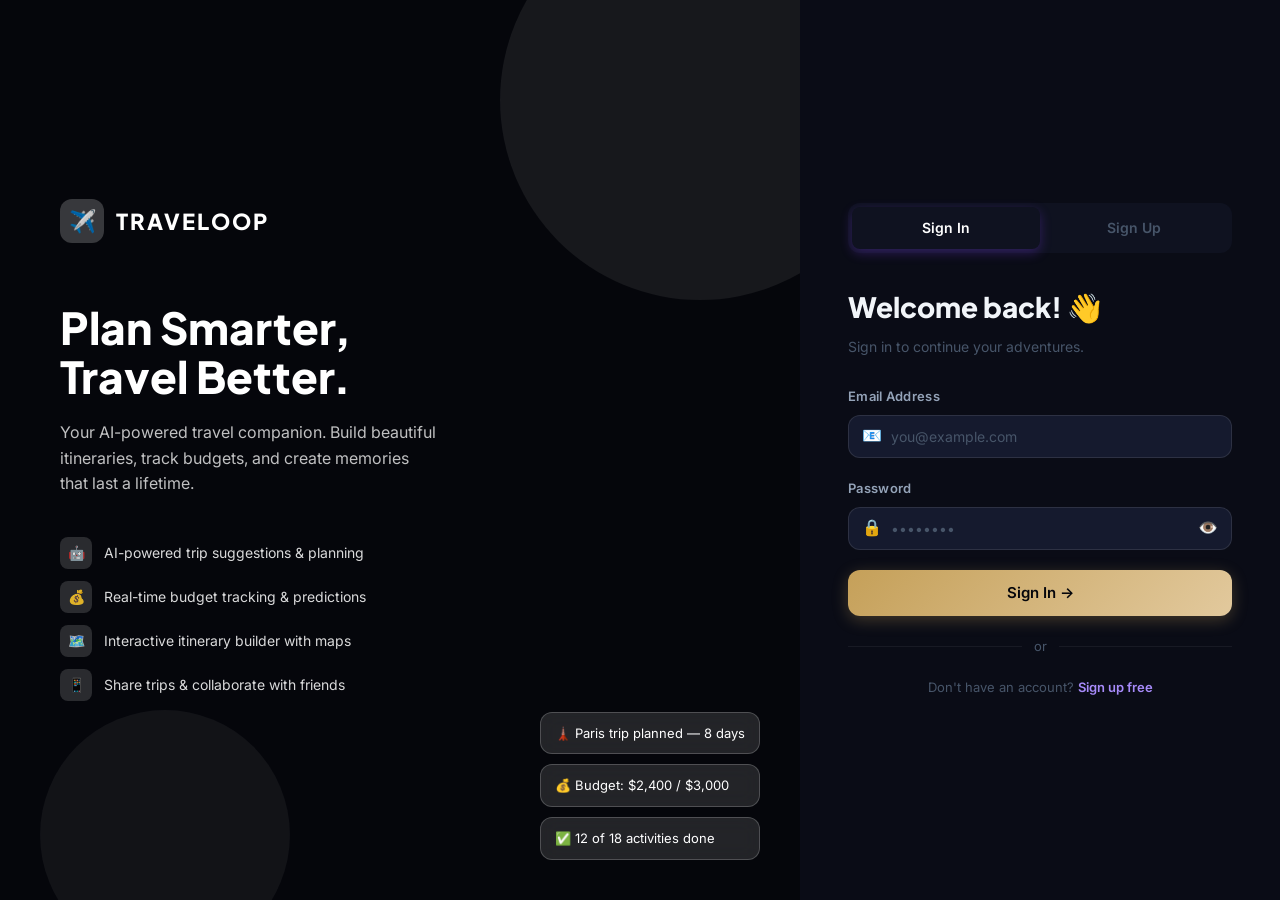
<file: trips.html>
<!DOCTYPE html>
<html lang="en">
<head>
  <meta charset="UTF-8">
  <meta name="viewport" content="width=device-width, initial-scale=1.0">
  <title>My Trips — Traveloop</title>
  <link rel="stylesheet" href="global.css">
  <style>
    .trips-header {
      display: flex;
      align-items: center;
      justify-content: space-between;
      margin-bottom: 24px;
      flex-wrap: wrap;
      gap: 16px;
    }

    .filter-tabs {
      display: flex;
      gap: 8px;
      flex-wrap: wrap;
    }

    .filter-tab {
      padding: 6px 16px;
      border-radius: var(--radius-pill);
      font-size: 13px;
      font-weight: 600;
      cursor: pointer;
      transition: all 0.2s;
      border: 1px solid var(--border-medium);
      color: var(--text-muted);
      background: transparent;
    }

    .filter-tab.active {
      background: var(--grad-brand);
      color: white;
      border-color: transparent;
    }

    .trip-actions {
      display: flex;
      gap: 8px;
      opacity: 0;
      transition: opacity 0.2s;
    }

    .trip-card:hover .trip-actions { opacity: 1; }

    .trip-card-footer {
      display: flex;
      align-items: center;
      justify-content: space-between;
      padding: 12px 16px;
      border-top: 1px solid var(--border-soft);
    }
  </style>
</head>
<body>

<div id="page-loader" class="page-loader">
  <div class="logo">✈️ TRAVELOOP</div>
  <div class="spinner"></div>
</div>

<div class="app-shell">
  <div id="sidebar-mount"></div>

  <div class="main-content">
    <div class="topbar">
      <div style="display:flex;align-items:center;gap:14px;">
        <div class="hamburger" id="hamburger"><span></span><span></span><span></span></div>
        <div class="topbar-title">My Trips</div>
      </div>
      <div class="topbar-actions">
        <a href="create_trip.html" class="btn btn-primary btn-sm">✈️ New Trip</a>
      </div>
    </div>

    <div class="page-content">
      <div class="trips-header animate-fadeInUp">
        <div>
          <h1 style="font-family:var(--font-display);font-size:30px;font-weight:700;margin-bottom:4px;letter-spacing:-0.5px;">Your Adventures</h1>
          <p style="color:var(--text-muted);font-size:14px;" id="trip-count">Loading trips...</p>
        </div>
        <div class="filter-tabs">
          <button class="filter-tab active" onclick="filterTrips('all', this)">All</button>
          <button class="filter-tab" onclick="filterTrips('planning', this)">Planning</button>
          <button class="filter-tab" onclick="filterTrips('ongoing', this)">Ongoing</button>
          <button class="filter-tab" onclick="filterTrips('completed', this)">Completed</button>
        </div>
      </div>

      <div class="grid-auto animate-fadeInUp-d1" id="trips-grid">
        <div class="skeleton" style="height:280px;border-radius:16px;"></div>
        <div class="skeleton" style="height:280px;border-radius:16px;"></div>
        <div class="skeleton" style="height:280px;border-radius:16px;"></div>
      </div>

      <div id="no-trips" style="display:none;">
        <div class="empty-state">
          <div class="empty-icon">🗺️</div>
          <div class="empty-title">No trips found</div>
          <div class="empty-text">Start planning your first epic adventure. The world is waiting!</div>
          <a href="create_trip.html" class="btn btn-primary">Plan a Trip</a>
        </div>
      </div>
    </div>
  </div>
</div>

<!-- Delete confirm modal -->
<div id="delete-modal" class="modal-overlay" style="display:none;">
  <div class="modal">
    <div class="modal-header">
      <div class="modal-title">🗑️ Delete Trip?</div>
      <div class="modal-close" onclick="closeModal('delete-modal')">✕</div>
    </div>
    <div class="modal-body">
      <p style="color:var(--text-secondary);">Are you sure you want to delete "<strong id="delete-trip-name"></strong>"? This action cannot be undone.</p>
    </div>
    <div class="modal-footer">
      <button class="btn btn-ghost" onclick="closeModal('delete-modal')">Cancel</button>
      <button class="btn btn-danger" id="confirm-delete-btn" onclick="confirmDelete()">Delete Trip</button>
    </div>
  </div>
</div>

<template id="sidebar-template">
  <div id="sidebar-backdrop" class="sidebar-backdrop" style="display:none;"></div>
  <aside id="sidebar" class="sidebar">
    <div class="sidebar-logo">
      <div class="logo-icon">✈️</div>
      <span class="logo-text">TRAVELOOP</span>
    </div>
    <nav class="sidebar-nav">
      <div class="nav-section">
        <div class="nav-label">Main</div>
        <a href="dashboard.html" class="nav-link"><span class="icon">🏠</span> Dashboard</a>
        <a href="trips.html" class="nav-link active"><span class="icon">🗺️</span> My Trips</a>
        <a href="create_trip.html" class="nav-link"><span class="icon">➕</span> New Trip</a>
      </div>
      <div class="nav-section">
        <div class="nav-label">Explore</div>
        <a href="discover.html" class="nav-link"><span class="icon">🌐</span> Discover</a>
        <a href="ai_planner.html" class="nav-link"><span class="icon">🤖</span> AI Planner</a>
      </div>
      <div class="nav-section">
        <div class="nav-label">Account</div>
        <a href="profile.html" class="nav-link"><span class="icon">👤</span> Profile</a>
        <a href="#" class="nav-link" onclick="Auth.logout()"><span class="icon">🚪</span> Sign Out</a>
      </div>
    </nav>
    <div class="sidebar-footer">
      <a href="profile.html" class="user-mini" style="text-decoration:none;">
        <div class="user-avatar" id="sidebar-user-avatar">T</div>
        <div class="user-info">
          <div class="user-name truncate" id="sidebar-user-name">Loading...</div>
          <div class="user-role">Explorer</div>
        </div>
        <span style="color:var(--text-muted);">›</span>
      </a>
    </div>
  </aside>
</template>

<script src="utils.js"></script>
<script>
  let allTrips = [];
  let deleteTargetId = null;

  (async () => {
    document.getElementById('sidebar-mount').innerHTML = document.getElementById('sidebar-template').innerHTML;
    initSidebar();

    const user = await Auth.requireAuth();
    if (!user) return;
    renderUserInSidebar(user);

    try {
      allTrips = await API.get('/api/trips');
      renderTrips(allTrips);
    } catch (err) {
      Toast.error('Failed to load trips.');
    }

    setTimeout(() => {
      const l = document.getElementById('page-loader');
      l.style.opacity = '0';
      setTimeout(() => l.remove(), 400);
    }, 500);
  })();

  function filterTrips(status, btn) {
    document.querySelectorAll('.filter-tab').forEach(t => t.classList.remove('active'));
    btn.classList.add('active');
    const filtered = status === 'all' ? allTrips : allTrips.filter(t => t.status === status);
    renderTrips(filtered);
  }

  function renderTrips(trips) {
    const grid = document.getElementById('trips-grid');
    const empty = document.getElementById('no-trips');
    const count = document.getElementById('trip-count');

    count.textContent = `${trips.length} trip${trips.length !== 1 ? 's' : ''}`;

    if (!trips.length) {
      grid.style.display = 'none';
      empty.style.display = 'block';
      return;
    }

    grid.style.display = 'grid';
    empty.style.display = 'none';

    grid.innerHTML = trips.map(trip => {
      const days = tripDuration(trip.start_date, trip.end_date);
      const pct = trip.total_budget ? Math.min((trip.spent / trip.total_budget) * 100, 100) : 0;
      return `
        <div class="card trip-card">
          <a href="trip_detail.html?id=${trip.id}" style="text-decoration:none;display:block;">
            ${renderTripCover(trip)}
            <div class="trip-card-body">
              <div style="display:flex;align-items:start;justify-content:space-between;gap:8px;margin-bottom:8px;">
                <div class="trip-card-title">${trip.title}</div>
                <span class="trip-status-badge status-${trip.status}">${trip.status}</span>
              </div>
              ${trip.description ? `<div style="font-size:13px;color:var(--text-muted);margin-bottom:8px;display:-webkit-box;-webkit-line-clamp:2;-webkit-box-orient:vertical;overflow:hidden;">${trip.description}</div>` : ''}
              <div style="font-size:13px;color:var(--text-muted);margin-bottom:10px;">
                📅 ${trip.start_date ? formatDate(trip.start_date) : 'No date'} ${days ? `· ${days} days` : ''}
              </div>
              <div style="margin-bottom:4px;">
                <div style="display:flex;justify-content:space-between;font-size:12px;color:var(--text-muted);margin-bottom:4px;">
                  <span>Budget</span>
                  <span>${formatCurrency(trip.spent||0)} / ${formatCurrency(trip.total_budget)}</span>
                </div>
                <div class="progress-wrap">
                  <div class="progress-bar ${pct >= 90 ? 'danger' : ''}" style="width:${pct}%"></div>
                </div>
              </div>
              <div style="font-size:12px;color:var(--text-muted);margin-top:6px;">📍 ${trip.stop_count||0} stops planned</div>
            </div>
          </a>
          <div class="trip-card-footer">
            <span style="font-size:13px;color:var(--text-muted);">Created ${formatDate(trip.created_at)}</span>
            <div class="trip-actions">
              <a href="trip_detail.html?id=${trip.id}" class="btn btn-ghost btn-sm">View</a>
              <button class="btn btn-danger btn-sm" onclick="event.stopPropagation(); promptDelete(${trip.id}, '${trip.title.replace(/'/g,"\\'")}')">Delete</button>
            </div>
          </div>
        </div>
      `;
    }).join('');
  }

  function promptDelete(id, name) {
    deleteTargetId = id;
    document.getElementById('delete-trip-name').textContent = name;
    openModal('delete-modal');
  }

  async function confirmDelete() {
    if (!deleteTargetId) return;
    const btn = document.getElementById('confirm-delete-btn');
    setLoading(btn, true);
    try {
      await API.delete(`/api/trips/${deleteTargetId}`);
      closeModal('delete-modal');
      Toast.success('Trip deleted.');
      allTrips = allTrips.filter(t => t.id !== deleteTargetId);
      renderTrips(allTrips);
    } catch (err) {
      Toast.error(err.message);
      setLoading(btn, false);
    }
  }
</script>
</body>
</html>
</file>
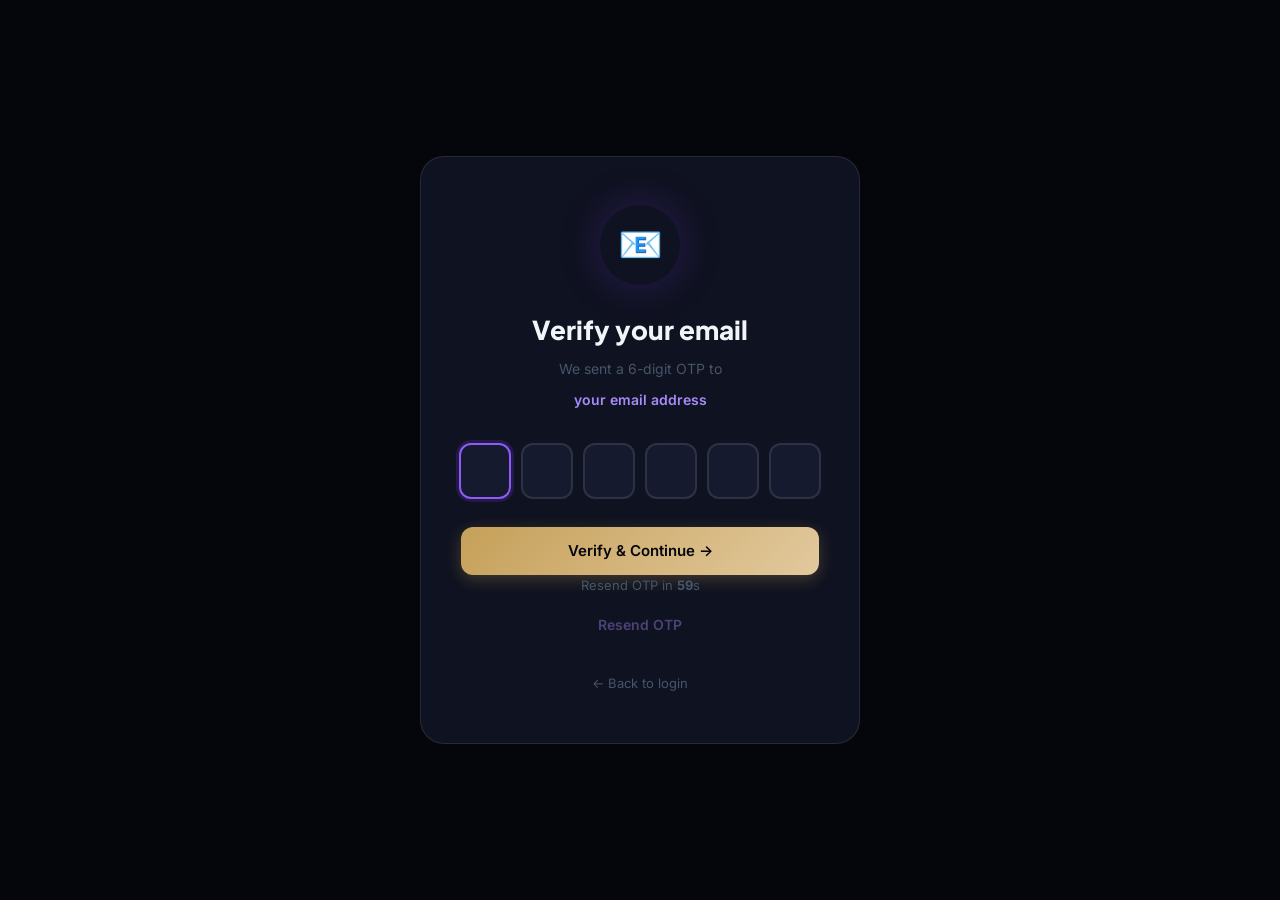
<file: verify.html>
<!DOCTYPE html>
<html lang="en">

<head>
  <meta charset="UTF-8">
  <meta name="viewport" content="width=device-width, initial-scale=1.0">
  <title>Verify OTP — Traveloop</title>
  <link rel="stylesheet" href="global.css">
  <style>
    body {
      display: flex;
      align-items: center;
      justify-content: center;
      min-height: 100vh;
      background: var(--bg-deep);
      padding: 20px;
    }

    .verify-card {
      background: var(--bg-card);
      border: 1px solid var(--border-medium);
      border-radius: var(--radius-xl);
      padding: 48px 40px;
      width: 100%;
      max-width: 440px;
      text-align: center;
      animation: fadeInScale 0.4s ease forwards;
    }

    .verify-icon {
      width: 80px;
      height: 80px;
      background: var(--grad-brand);
      border-radius: 50%;
      display: flex;
      align-items: center;
      justify-content: center;
      font-size: 36px;
      margin: 0 auto 24px;
      box-shadow: var(--shadow-glow);
    }

    .verify-title {
      font-family: var(--font-display);
      font-size: 26px;
      font-weight: 800;
      margin-bottom: 8px;
    }

    .verify-sub {
      color: var(--text-muted);
      font-size: 14px;
      margin-bottom: 8px;
    }

    .verify-email {
      color: var(--text-accent);
      font-weight: 600;
      font-size: 14px;
      margin-bottom: 32px;
    }

    /* OTP Input boxes */
    .otp-inputs {
      display: flex;
      gap: 10px;
      justify-content: center;
      margin-bottom: 28px;
    }

    .otp-box {
      width: 52px;
      height: 56px;
      background: var(--bg-elevated);
      border: 2px solid var(--border-medium);
      border-radius: var(--radius-md);
      font-family: var(--font-display);
      font-size: 24px;
      font-weight: 700;
      text-align: center;
      color: var(--text-primary);
      transition: all 0.2s;
    }

    .otp-box:focus {
      border-color: var(--brand-purple);
      box-shadow: 0 0 0 3px rgba(124, 58, 237, 0.2);
      outline: none;
    }

    .otp-box.filled {
      border-color: var(--brand-purple);
      color: var(--brand-purple);
    }

    .timer {
      font-size: 13px;
      color: var(--text-muted);
      margin-bottom: 16px;
    }

    .timer span {
      color: var(--brand-amber);
      font-weight: 700;
    }

    .resend-btn {
      background: none;
      border: none;
      color: var(--text-accent);
      font-size: 14px;
      font-weight: 600;
      cursor: pointer;
      margin-bottom: 24px;
      transition: opacity 0.2s;
    }

    .resend-btn:disabled {
      opacity: 0.4;
      cursor: not-allowed;
    }

    .back-link {
      color: var(--text-muted);
      font-size: 13px;
      display: inline-block;
      margin-top: 16px;
    }

    .back-link:hover {
      color: var(--text-primary);
    }
  </style>
</head>

<body>

  <div class="verify-card">
    <div class="verify-icon">📧</div>
    <div class="verify-title">Verify your email</div>
    <div class="verify-sub">We sent a 6-digit OTP to</div>
    <div class="verify-email" id="display-email">your email address</div>

    <div class="otp-inputs" id="otp-inputs">
      <input class="otp-box" maxlength="1" type="text" inputmode="numeric" pattern="[0-9]*">
      <input class="otp-box" maxlength="1" type="text" inputmode="numeric" pattern="[0-9]*">
      <input class="otp-box" maxlength="1" type="text" inputmode="numeric" pattern="[0-9]*">
      <input class="otp-box" maxlength="1" type="text" inputmode="numeric" pattern="[0-9]*">
      <input class="otp-box" maxlength="1" type="text" inputmode="numeric" pattern="[0-9]*">
      <input class="otp-box" maxlength="1" type="text" inputmode="numeric" pattern="[0-9]*">
    </div>

    <button id="verify-btn" class="btn btn-primary w-full" style="height:48px;font-size:15px;" onclick="submitOTP()">
      Verify & Continue →
    </button>

    <div class="timer" id="timer-text">Resend OTP in <span id="countdown">60</span>s</div>
    <button class="resend-btn" id="resend-btn" onclick="resendOTP()" disabled>Resend OTP</button>

    <div>
      <a href="index.html" class="back-link">← Back to login</a>
    </div>
  </div>

  <script src="utils.js"></script>
  <script>
    // Get email from session (try to read from URL param or localStorage)
    const pendingEmail = localStorage.getItem('traveloop_pending_email') || '';
    document.getElementById('display-email').textContent = pendingEmail || 'your email address';

    // OTP input behavior
    const boxes = document.querySelectorAll('.otp-box');
    boxes.forEach((box, i) => {
      box.addEventListener('input', e => {
        const val = e.target.value.replace(/\D/g, '');
        e.target.value = val;
        if (val) {
          e.target.classList.add('filled');
          if (i < boxes.length - 1) boxes[i + 1].focus();
          // Auto-submit if all filled
          if ([...boxes].every(b => b.value)) submitOTP();
        } else {
          e.target.classList.remove('filled');
        }
      });

      box.addEventListener('keydown', e => {
        if (e.key === 'Backspace' && !box.value && i > 0) {
          boxes[i - 1].value = '';
          boxes[i - 1].classList.remove('filled');
          boxes[i - 1].focus();
        }
      });

      box.addEventListener('paste', e => {
        e.preventDefault();
        const text = (e.clipboardData || window.clipboardData).getData('text').replace(/\D/g, '');
        [...text].slice(0, 6).forEach((ch, idx) => {
          if (boxes[idx]) {
            boxes[idx].value = ch;
            boxes[idx].classList.add('filled');
          }
        });
        if (text.length >= 6) submitOTP();
      });
    });
    boxes[0].focus();

    // Timer & resend
    let timer = 60;
    const countdown = document.getElementById('countdown');
    const resendBtn = document.getElementById('resend-btn');
    const timerText = document.getElementById('timer-text');

    const interval = setInterval(() => {
      timer--;
      countdown.textContent = timer;
      if (timer <= 0) {
        clearInterval(interval);
        timerText.style.display = 'none';
        resendBtn.disabled = false;
      }
    }, 1000);

    function getOTP() {
      return [...boxes].map(b => b.value).join('');
    }

    let isSubmitting = false;
    async function submitOTP() {
      if (isSubmitting) return;
      const otp = getOTP();
      if (otp.length < 6) {
        Toast.warn('Please enter the complete 6-digit OTP.');
        return;
      }

      isSubmitting = true;
      const btn = document.getElementById('verify-btn');
      setLoading(btn, true);

      try {
        await API.post('/api/verify-otp', { email: pendingEmail, otp });
        Toast.success('Email verified! Welcome to Traveloop 🎉');
        localStorage.removeItem('traveloop_pending_email');
        window.location.href = 'dashboard.html';
      } catch (err) {
        isSubmitting = false;
        Toast.error(err.message);
        setLoading(btn, false);
        boxes.forEach(b => { b.value = ''; b.classList.remove('filled'); });
        boxes[0].focus();
      }
    }

    async function resendOTP() {
      resendBtn.disabled = true;
      try {
        const res = await API.post('/api/resend-otp', { email: pendingEmail });
        Toast.success(res.message || 'New OTP sent!');
      } catch (err) {
        Toast.error(err.message);
        resendBtn.disabled = false;
      }
    }
  </script>
</body>

</html>
</file>
<file: global.css>
/* ============================================================
   TRAVELOOP - Global Design System
   Dark luxury travel aesthetic
   ============================================================ */

@import url('https://fonts.googleapis.com/css2?family=Plus+Jakarta+Sans:wght@400;500;600;700&family=Cormorant+Garamond:wght@400;500;600;700&family=Inter:wght@300;400;500;600&display=swap');

/* ── CSS Variables ── */
:root {
  /* Core palette - Royal Navy & Gold */
  --bg-deep:      #05060b;
  --bg-base:      #0a0c16;
  --bg-card:      #0f1220;
  --bg-elevated:  #151a2e;
  --bg-hover:     #1c223a;
  
  /* Royal Accents */
  --royal-gold:   #c5a059;
  --royal-gold-light: #e2c99d;
  --brand-purple: #8b5cf6; /* Keep purple as secondary royal color */
  --brand-blue:   #3b82f6;
  
  /* Gradients */
  --grad-royal:   linear-gradient(135deg, #c5a059, #8b5cf6);
  --grad-gold:    linear-gradient(135deg, #c5a059, #e2c99d);
  --grad-deep:    linear-gradient(180deg, #0a0c16 0%, #05060b 100%);
  --grad-card:    linear-gradient(160deg, rgba(197,160,89,0.08), rgba(139,92,246,0.05));

  /* Text */
  --text-primary:   #f1f5f9;
  --text-secondary: #94a3b8;
  --text-muted:     #475569;
  --text-accent:    #a78bfa;

  /* Borders */
  --border-soft:    rgba(255,255,255,0.06);
  --border-medium:  rgba(255,255,255,0.1);
  --border-accent:  rgba(124,58,237,0.4);

  /* Shadows */
  --shadow-sm:   0 2px 8px rgba(0,0,0,0.3);
  --shadow-md:   0 8px 24px rgba(0,0,0,0.4);
  --shadow-lg:   0 20px 60px rgba(0,0,0,0.5);
  --shadow-glow: 0 0 40px rgba(124,58,237,0.25);

  /* Typography */
  --font-royal:   'Cormorant Garamond', serif;
  --font-display: 'Plus Jakarta Sans', sans-serif;
  --font-body:    'Inter', sans-serif;

  /* Spacing & Radii */
  --radius-sm:  8px;
  --radius-md:  12px;
  --radius-lg:  16px;
  --radius-xl:  24px;
  --radius-pill: 999px;

  /* Sidebar */
  --sidebar-w: 260px;
  --topbar-h:  64px;
}

/* ── Reset & Base ── */
*, *::before, *::after { box-sizing: border-box; margin: 0; padding: 0; }

html { scroll-behavior: smooth; }

body {
  font-family: var(--font-body);
  background: var(--bg-deep);
  color: var(--text-primary);
  min-height: 100vh;
  line-height: 1.6;
  -webkit-font-smoothing: antialiased;
  overflow-x: hidden;
}

a { text-decoration: none; color: inherit; }
img { max-width: 100%; display: block; }
button { cursor: pointer; border: none; outline: none; font-family: var(--font-body); }
input, textarea, select { font-family: var(--font-body); outline: none; }

/* ── Scrollbar ── */
::-webkit-scrollbar { width: 6px; height: 6px; }
::-webkit-scrollbar-track { background: var(--bg-base); }
::-webkit-scrollbar-thumb { background: var(--brand-purple); border-radius: 99px; }

/* ──────────────────────────────────────────────
   TYPOGRAPHY
   ────────────────────────────────────────────── */
h1, h2, h3, h4, h5 {
  font-family: var(--font-royal);
  font-weight: 500;
  line-height: 1.1;
  letter-spacing: -0.01em;
  color: var(--royal-gold-light);
}

.display-text {
  font-family: var(--font-royal);
  font-weight: 600;
  background: var(--grad-gold);
  -webkit-background-clip: text;
  -webkit-text-fill-color: transparent;
  background-clip: text;
}

/* ──────────────────────────────────────────────
   LAYOUT - APP SHELL
   ────────────────────────────────────────────── */
.app-shell {
  display: flex;
  min-height: 100vh;
}

/* ── Sidebar ── */
.sidebar {
  width: var(--sidebar-w);
  min-height: 100vh;
  background: var(--bg-card);
  border-right: 1px solid var(--border-soft);
  display: flex;
  flex-direction: column;
  position: fixed;
  top: 0; left: 0;
  z-index: 100;
  transition: transform 0.3s ease;
}

.sidebar-logo {
  padding: 24px 20px;
  display: flex;
  align-items: center;
  gap: 12px;
  border-bottom: 1px solid var(--border-soft);
}

.logo-icon {
  width: 36px; height: 36px;
  background: var(--grad-brand);
  border-radius: var(--radius-md);
  display: flex; align-items: center; justify-content: center;
  font-size: 18px;
  flex-shrink: 0;
}

.logo-text {
  font-family: var(--font-royal);
  font-weight: 600;
  font-size: 22px;
  letter-spacing: 2px;
  background: var(--grad-gold);
  -webkit-background-clip: text;
  -webkit-text-fill-color: transparent;
  background-clip: text;
}

.sidebar-nav {
  flex: 1;
  padding: 16px 12px;
  overflow-y: auto;
}

.nav-section {
  margin-bottom: 8px;
}

.nav-label {
  font-size: 10px;
  text-transform: uppercase;
  letter-spacing: 1.5px;
  color: var(--text-muted);
  padding: 12px 12px 4px;
  font-weight: 600;
}

.nav-link {
  display: flex;
  align-items: center;
  gap: 10px;
  padding: 10px 12px;
  border-radius: var(--radius-md);
  color: var(--text-secondary);
  font-size: 14px;
  font-weight: 500;
  transition: all 0.2s;
  margin-bottom: 2px;
}

.nav-link:hover {
  background: var(--bg-hover);
  color: var(--text-primary);
}

.nav-link.active {
  background: rgba(197,160,89,0.12);
  color: var(--royal-gold);
  border: 1px solid rgba(197,160,89,0.2);
}

.nav-link .icon {
  width: 18px;
  text-align: center;
  font-size: 16px;
  flex-shrink: 0;
}

.sidebar-footer {
  padding: 16px;
  border-top: 1px solid var(--border-soft);
}

.user-mini {
  display: flex;
  align-items: center;
  gap: 10px;
  padding: 10px;
  border-radius: var(--radius-md);
  cursor: pointer;
  transition: background 0.2s;
}

.user-mini:hover { background: var(--bg-hover); }

.user-avatar {
  width: 36px; height: 36px;
  border-radius: 50%;
  background: var(--grad-brand);
  display: flex; align-items: center; justify-content: center;
  font-weight: 700;
  font-size: 14px;
  color: white;
  flex-shrink: 0;
  overflow: hidden;
}

.user-avatar img { width: 100%; height: 100%; object-fit: cover; }

.user-info { flex: 1; min-width: 0; }
.user-name { font-size: 13px; font-weight: 600; }
.user-role { font-size: 11px; color: var(--text-muted); }

/* ── Main Content ── */
.main-content {
  margin-left: var(--sidebar-w);
  flex: 1;
  min-height: 100vh;
  display: flex;
  flex-direction: column;
}

/* ── Topbar ── */
.topbar {
  height: var(--topbar-h);
  background: rgba(13,14,26,0.8);
  backdrop-filter: blur(20px);
  border-bottom: 1px solid var(--border-soft);
  display: flex;
  align-items: center;
  justify-content: space-between;
  padding: 0 28px;
  position: sticky;
  top: 0;
  z-index: 50;
}

.topbar-title {
  font-family: var(--font-display);
  font-weight: 700;
  font-size: 20px;
}

.topbar-actions { display: flex; align-items: center; gap: 12px; }

/* ── Page Content ── */
.page-content {
  flex: 1;
  padding: 32px 28px;
  max-width: 1400px;
  width: 100%;
}

/* ──────────────────────────────────────────────
   BUTTONS
   ────────────────────────────────────────────── */
.btn {
  display: inline-flex;
  align-items: center;
  justify-content: center;
  gap: 8px;
  padding: 10px 20px;
  border-radius: var(--radius-md);
  font-weight: 600;
  font-size: 14px;
  transition: all 0.2s;
  white-space: nowrap;
}

.btn-primary {
  background: var(--grad-gold);
  color: #05060b;
  box-shadow: 0 4px 16px rgba(197,160,89,0.3);
}
.btn-primary:hover {
  transform: translateY(-1px);
  box-shadow: 0 8px 24px rgba(197,160,89,0.4);
}

.btn-ghost {
  background: transparent;
  color: var(--text-secondary);
  border: 1px solid var(--border-medium);
}
.btn-ghost:hover {
  background: var(--bg-hover);
  color: var(--text-primary);
}

.btn-danger {
  background: rgba(244,63,94,0.15);
  color: var(--brand-rose);
  border: 1px solid rgba(244,63,94,0.3);
}
.btn-danger:hover { background: rgba(244,63,94,0.25); }

.btn-sm { padding: 7px 14px; font-size: 13px; }
.btn-lg { padding: 14px 28px; font-size: 16px; }
.btn-icon { padding: 8px; border-radius: var(--radius-sm); }

.btn:disabled {
  opacity: 0.5;
  cursor: not-allowed;
  transform: none !important;
}

/* ──────────────────────────────────────────────
   CARDS
   ────────────────────────────────────────────── */
.card {
  background: var(--bg-card);
  border: 1px solid var(--border-soft);
  border-radius: var(--radius-lg);
  overflow: hidden;
  transition: all 0.3s ease;
}

.card:hover {
  border-color: var(--border-medium);
  transform: translateY(-2px);
  box-shadow: var(--shadow-md);
}

.card-header {
  padding: 20px 24px 16px;
  border-bottom: 1px solid var(--border-soft);
  display: flex;
  align-items: center;
  justify-content: space-between;
}

.card-title {
  font-family: var(--font-display);
  font-size: 16px;
  font-weight: 700;
}

.card-body { padding: 20px 24px; }

/* Glass card variant */
.card-glass {
  background: rgba(17,18,32,0.6);
  backdrop-filter: blur(20px);
  border: 1px solid var(--border-medium);
}

/* Trip card */
.trip-card {
  position: relative;
  overflow: hidden;
  cursor: pointer;
}

.trip-card-image {
  width: 100%;
  height: 180px;
  object-fit: cover;
  background: var(--grad-card);
}

.trip-card-image-placeholder {
  width: 100%;
  height: 180px;
  background: var(--grad-brand);
  display: flex;
  align-items: center;
  justify-content: center;
  font-size: 48px;
  opacity: 0.7;
}

.trip-card-body { padding: 16px; }

.trip-card-title {
  font-family: var(--font-display);
  font-size: 16px;
  font-weight: 700;
  margin-bottom: 6px;
}

.trip-status-badge {
  display: inline-flex;
  align-items: center;
  gap: 6px;
  padding: 3px 10px;
  border-radius: var(--radius-pill);
  font-size: 11px;
  font-weight: 600;
  text-transform: uppercase;
  letter-spacing: 0.5px;
}

.status-planning { background: rgba(99,102,241,0.15); color: #818cf8; }
.status-ongoing  { background: rgba(20,184,166,0.15); color: #2dd4bf; }
.status-completed{ background: rgba(245,158,11,0.15); color: #fbbf24; }

/* Stats card */
.stat-card {
  padding: 20px;
  background: var(--bg-card);
  border: 1px solid var(--border-soft);
  border-radius: var(--radius-lg);
  display: flex;
  align-items: flex-start;
  gap: 16px;
}

.stat-icon {
  width: 48px; height: 48px;
  border-radius: var(--radius-md);
  display: flex; align-items: center; justify-content: center;
  font-size: 22px;
  flex-shrink: 0;
}

.stat-label { font-size: 11px; color: var(--text-muted); margin-bottom: 2px; text-transform: uppercase; letter-spacing: 1px; }
.stat-value { font-family: var(--font-royal); font-size: 32px; font-weight: 500; color: var(--royal-gold); }
.stat-sub   { font-size: 12px; color: var(--text-muted); margin-top: 2px; }

/* ──────────────────────────────────────────────
   FORMS
   ────────────────────────────────────────────── */
.form-group { margin-bottom: 20px; }

.form-label {
  display: block;
  font-size: 13px;
  font-weight: 600;
  color: var(--text-secondary);
  margin-bottom: 8px;
  letter-spacing: 0.3px;
}

.form-input {
  width: 100%;
  padding: 12px 16px;
  background: var(--bg-elevated);
  border: 1px solid var(--border-medium);
  border-radius: var(--radius-md);
  color: var(--text-primary);
  font-size: 14px;
  transition: all 0.2s;
}

.form-input:focus {
  border-color: var(--brand-purple);
  box-shadow: 0 0 0 3px rgba(124,58,237,0.15);
}

.form-input::placeholder { color: var(--text-muted); }

textarea.form-input { resize: vertical; min-height: 100px; }

.form-row {
  display: grid;
  grid-template-columns: 1fr 1fr;
  gap: 16px;
}

.form-hint { font-size: 12px; color: var(--text-muted); margin-top: 4px; }

/* ──────────────────────────────────────────────
   GRID LAYOUTS
   ────────────────────────────────────────────── */
.grid-2 { display: grid; grid-template-columns: repeat(2,1fr); gap: 20px; }
.grid-3 { display: grid; grid-template-columns: repeat(3,1fr); gap: 20px; }
.grid-4 { display: grid; grid-template-columns: repeat(4,1fr); gap: 20px; }
.grid-auto { display: grid; grid-template-columns: repeat(auto-fill,minmax(280px,1fr)); gap: 20px; }

/* ──────────────────────────────────────────────
   BADGES & TAGS
   ────────────────────────────────────────────── */
.badge {
  display: inline-flex;
  align-items: center;
  gap: 4px;
  padding: 4px 10px;
  border-radius: var(--radius-pill);
  font-size: 12px;
  font-weight: 600;
}

.badge-purple { background: rgba(124,58,237,0.15); color: var(--brand-purple); }
.badge-blue   { background: rgba(59,130,246,0.15); color: var(--brand-blue); }
.badge-teal   { background: rgba(20,184,166,0.15); color: var(--brand-teal); }
.badge-amber  { background: rgba(245,158,11,0.15); color: var(--brand-amber); }
.badge-rose   { background: rgba(244,63,94,0.15); color: var(--brand-rose); }

/* Category colors */
.cat-sightseeing { background: rgba(99,102,241,0.15); color: #818cf8; }
.cat-food        { background: rgba(245,158,11,0.15); color: #fbbf24; }
.cat-transport   { background: rgba(59,130,246,0.15); color: #60a5fa; }
.cat-adventure   { background: rgba(20,184,166,0.15); color: #2dd4bf; }
.cat-culture     { background: rgba(124,58,237,0.15); color: #a78bfa; }
.cat-shopping    { background: rgba(244,63,94,0.15); color: #fb7185; }

/* ──────────────────────────────────────────────
   TOAST NOTIFICATIONS
   ────────────────────────────────────────────── */
#toast-container {
  position: fixed;
  bottom: 24px;
  right: 24px;
  z-index: 9999;
  display: flex;
  flex-direction: column;
  gap: 8px;
}

.toast {
  display: flex;
  align-items: center;
  gap: 12px;
  padding: 14px 18px;
  background: var(--bg-elevated);
  border: 1px solid var(--border-medium);
  border-radius: var(--radius-md);
  box-shadow: var(--shadow-lg);
  min-width: 280px;
  max-width: 360px;
  animation: slideInToast 0.35s cubic-bezier(0.34,1.56,0.64,1) forwards;
  font-size: 14px;
}

.toast.removing { animation: slideOutToast 0.3s ease forwards; }
.toast-icon { font-size: 18px; flex-shrink: 0; }
.toast-msg { flex: 1; }
.toast-success { border-left: 3px solid var(--brand-teal); }
.toast-error   { border-left: 3px solid var(--brand-rose); }
.toast-info    { border-left: 3px solid var(--brand-blue); }
.toast-warn    { border-left: 3px solid var(--brand-amber); }

@keyframes slideInToast {
  from { opacity:0; transform: translateX(40px) scale(0.9); }
  to   { opacity:1; transform: translateX(0) scale(1); }
}

@keyframes slideOutToast {
  from { opacity:1; transform: translateX(0); }
  to   { opacity:0; transform: translateX(40px); }
}

/* ──────────────────────────────────────────────
   MODALS
   ────────────────────────────────────────────── */
.modal-overlay {
  position: fixed; inset: 0;
  background: rgba(0,0,0,0.7);
  backdrop-filter: blur(8px);
  z-index: 200;
  display: flex;
  align-items: center;
  justify-content: center;
  padding: 20px;
  opacity: 0;
  animation: fadeIn 0.2s forwards;
}

.modal {
  background: var(--bg-card);
  border: 1px solid var(--border-medium);
  border-radius: var(--radius-xl);
  width: 100%;
  max-width: 520px;
  max-height: 90vh;
  overflow-y: auto;
  box-shadow: var(--shadow-lg);
  transform: scale(0.95) translateY(20px);
  animation: modalIn 0.3s cubic-bezier(0.34,1.56,0.64,1) forwards;
}

.modal-header {
  padding: 24px 24px 0;
  display: flex;
  align-items: center;
  justify-content: space-between;
}

.modal-title { font-family: var(--font-display); font-size: 20px; font-weight: 700; }

.modal-close {
  width: 32px; height: 32px;
  border-radius: var(--radius-sm);
  background: var(--bg-hover);
  color: var(--text-secondary);
  display: flex; align-items: center; justify-content: center;
  cursor: pointer;
  transition: all 0.2s;
}

.modal-close:hover { background: rgba(244,63,94,0.15); color: var(--brand-rose); }

.modal-body { padding: 20px 24px 24px; }
.modal-footer { padding: 0 24px 24px; display: flex; gap: 12px; justify-content: flex-end; }

@keyframes fadeIn    { to { opacity: 1; } }
@keyframes modalIn   { to { transform: scale(1) translateY(0); } }

/* ──────────────────────────────────────────────
   LOADING STATES
   ────────────────────────────────────────────── */
.spinner {
  width: 24px; height: 24px;
  border: 3px solid rgba(124,58,237,0.2);
  border-top-color: var(--brand-purple);
  border-radius: 50%;
  animation: spin 0.7s linear infinite;
}

.page-loader {
  position: fixed; inset: 0;
  background: var(--bg-deep);
  z-index: 9999;
  display: flex;
  flex-direction: column;
  align-items: center;
  justify-content: center;
  gap: 16px;
  transition: opacity 0.4s;
}

.page-loader .logo {
  font-family: var(--font-display);
  font-weight: 700;
  font-size: 28px;
  letter-spacing: -1px;
  -webkit-background-clip: text;
  -webkit-text-fill-color: transparent;
  background-clip: text;
}

.skeleton {
  background: linear-gradient(90deg, var(--bg-elevated) 25%, var(--bg-hover) 50%, var(--bg-elevated) 75%);
  background-size: 200% 100%;
  animation: shimmer 1.4s infinite;
  border-radius: var(--radius-md);
}

@keyframes spin    { to { transform: rotate(360deg); } }
@keyframes shimmer { to { background-position: -200% 0; } }

/* ──────────────────────────────────────────────
   BUDGET PROGRESS BARS
   ────────────────────────────────────────────── */
.progress-wrap {
  background: var(--bg-elevated);
  border-radius: var(--radius-pill);
  height: 8px;
  overflow: hidden;
  margin-top: 8px;
}

.progress-bar {
  height: 100%;
  border-radius: var(--radius-pill);
  background: var(--grad-brand);
  transition: width 1s cubic-bezier(0.4,0,0.2,1);
}

.progress-bar.danger { background: var(--grad-warm); }

/* ──────────────────────────────────────────────
   ITINERARY TIMELINE
   ────────────────────────────────────────────── */
.timeline {
  position: relative;
  padding-left: 32px;
}

.timeline::before {
  content: '';
  position: absolute;
  left: 10px; top: 0; bottom: 0;
  width: 2px;
  background: linear-gradient(to bottom, var(--brand-purple), transparent);
}

.timeline-item {
  position: relative;
  margin-bottom: 24px;
}

.timeline-dot {
  position: absolute;
  left: -28px; top: 6px;
  width: 16px; height: 16px;
  border-radius: 50%;
  background: var(--brand-purple);
  border: 2px solid var(--bg-deep);
  box-shadow: 0 0 8px rgba(124,58,237,0.5);
}

/* ──────────────────────────────────────────────
   PACKING CHECKLIST
   ────────────────────────────────────────────── */
.checklist-item {
  display: flex;
  align-items: center;
  gap: 12px;
  padding: 12px 16px;
  border-radius: var(--radius-md);
  transition: background 0.2s;
  border: 1px solid transparent;
}

.checklist-item:hover { background: var(--bg-hover); }

.checklist-item.packed { opacity: 0.5; }

.check-box {
  width: 20px; height: 20px;
  border-radius: 6px;
  border: 2px solid var(--border-medium);
  flex-shrink: 0;
  cursor: pointer;
  display: flex; align-items: center; justify-content: center;
  transition: all 0.2s;
}

.check-box.checked {
  background: var(--brand-teal);
  border-color: var(--brand-teal);
  color: white;
}

/* ──────────────────────────────────────────────
   MOBILE HAMBURGER
   ────────────────────────────────────────────── */
.hamburger {
  display: none;
  flex-direction: column;
  gap: 5px;
  cursor: pointer;
  padding: 4px;
}

.hamburger span {
  display: block;
  width: 22px; height: 2px;
  background: var(--text-primary);
  border-radius: 2px;
  transition: all 0.3s;
}

.sidebar-backdrop {
  display: none;
  position: fixed; inset: 0;
  background: rgba(0,0,0,0.6);
  z-index: 99;
}

/* ──────────────────────────────────────────────
   CONFETTI
   ────────────────────────────────────────────── */
.confetti-piece {
  position: fixed;
  width: 10px; height: 10px;
  top: -20px;
  animation: confettiFall 3s ease-in forwards;
  z-index: 9999;
  border-radius: 2px;
}

@keyframes confettiFall {
  0%   { transform: translateY(0) rotate(0deg);    opacity: 1; }
  100% { transform: translateY(110vh) rotate(720deg); opacity: 0; }
}

/* ──────────────────────────────────────────────
   RESPONSIVE
   ────────────────────────────────────────────── */
@media (max-width: 1024px) {
  .grid-4 { grid-template-columns: repeat(2,1fr); }
  .grid-3 { grid-template-columns: repeat(2,1fr); }
}

@media (max-width: 768px) {
  :root { --sidebar-w: 0px; }

  .sidebar {
    transform: translateX(-260px);
    width: 260px;
  }

  .sidebar.open {
    transform: translateX(0);
  }

  .sidebar-backdrop { display: block; }

  .main-content { margin-left: 0; }

  .hamburger { display: flex; }

  .page-content { padding: 20px 16px; }

  .grid-2, .grid-3, .grid-4 { grid-template-columns: 1fr; }

  .form-row { grid-template-columns: 1fr; }

  .topbar { padding: 0 16px; }
}

@media (max-width: 480px) {
  .page-content { padding: 16px 12px; }
  .modal { margin: 0 8px; }
}

/* ──────────────────────────────────────────────
   ANIMATIONS
   ────────────────────────────────────────────── */
@keyframes fadeInUp {
  from { opacity:0; transform: translateY(20px); }
  to   { opacity:1; transform: translateY(0); }
}

@keyframes fadeInScale {
  from { opacity:0; transform: scale(0.95); }
  to   { opacity:1; transform: scale(1); }
}

.animate-fadeInUp { animation: fadeInUp 0.5s ease forwards; }
.animate-fadeInUp-d1 { animation: fadeInUp 0.5s 0.1s ease both; }
.animate-fadeInUp-d2 { animation: fadeInUp 0.5s 0.2s ease both; }
.animate-fadeInUp-d3 { animation: fadeInUp 0.5s 0.3s ease both; }
.animate-fadeInUp-d4 { animation: fadeInUp 0.5s 0.4s ease both; }

/* Glow pulse */
@keyframes glowPulse {
  0%, 100% { box-shadow: 0 0 20px rgba(124,58,237,0.3); }
  50%       { box-shadow: 0 0 40px rgba(124,58,237,0.6); }
}

.glow-pulse { animation: glowPulse 2s ease infinite; }

/* ──────────────────────────────────────────────
   EMPTY STATES
   ────────────────────────────────────────────── */
.empty-state {
  text-align: center;
  padding: 60px 20px;
}

.empty-icon { font-size: 56px; margin-bottom: 16px; opacity: 0.5; }
.empty-title { font-family: var(--font-display); font-size: 20px; font-weight: 700; margin-bottom: 8px; }
.empty-text { color: var(--text-secondary); font-size: 14px; max-width: 300px; margin: 0 auto 24px; }

/* ──────────────────────────────────────────────
   MISC UTILITIES
   ────────────────────────────────────────────── */
.flex       { display: flex; }
.flex-col   { flex-direction: column; }
.items-center { align-items: center; }
.justify-between { justify-content: space-between; }
.gap-8  { gap: 8px; }
.gap-12 { gap: 12px; }
.gap-16 { gap: 16px; }
.gap-20 { gap: 20px; }
.mt-4  { margin-top: 4px; }
.mt-8  { margin-top: 8px; }
.mt-16 { margin-top: 16px; }
.mt-24 { margin-top: 24px; }
.mb-16 { margin-bottom: 16px; }
.mb-24 { margin-bottom: 24px; }
.w-full { width: 100%; }
.text-sm { font-size: 13px; }
.text-xs { font-size: 11px; }
.text-muted { color: var(--text-muted); }
.text-accent { color: var(--text-accent); }
.text-right { text-align: right; }
.truncate { overflow: hidden; text-overflow: ellipsis; white-space: nowrap; }
.divider { height: 1px; background: var(--border-soft); margin: 20px 0; }
</file>
